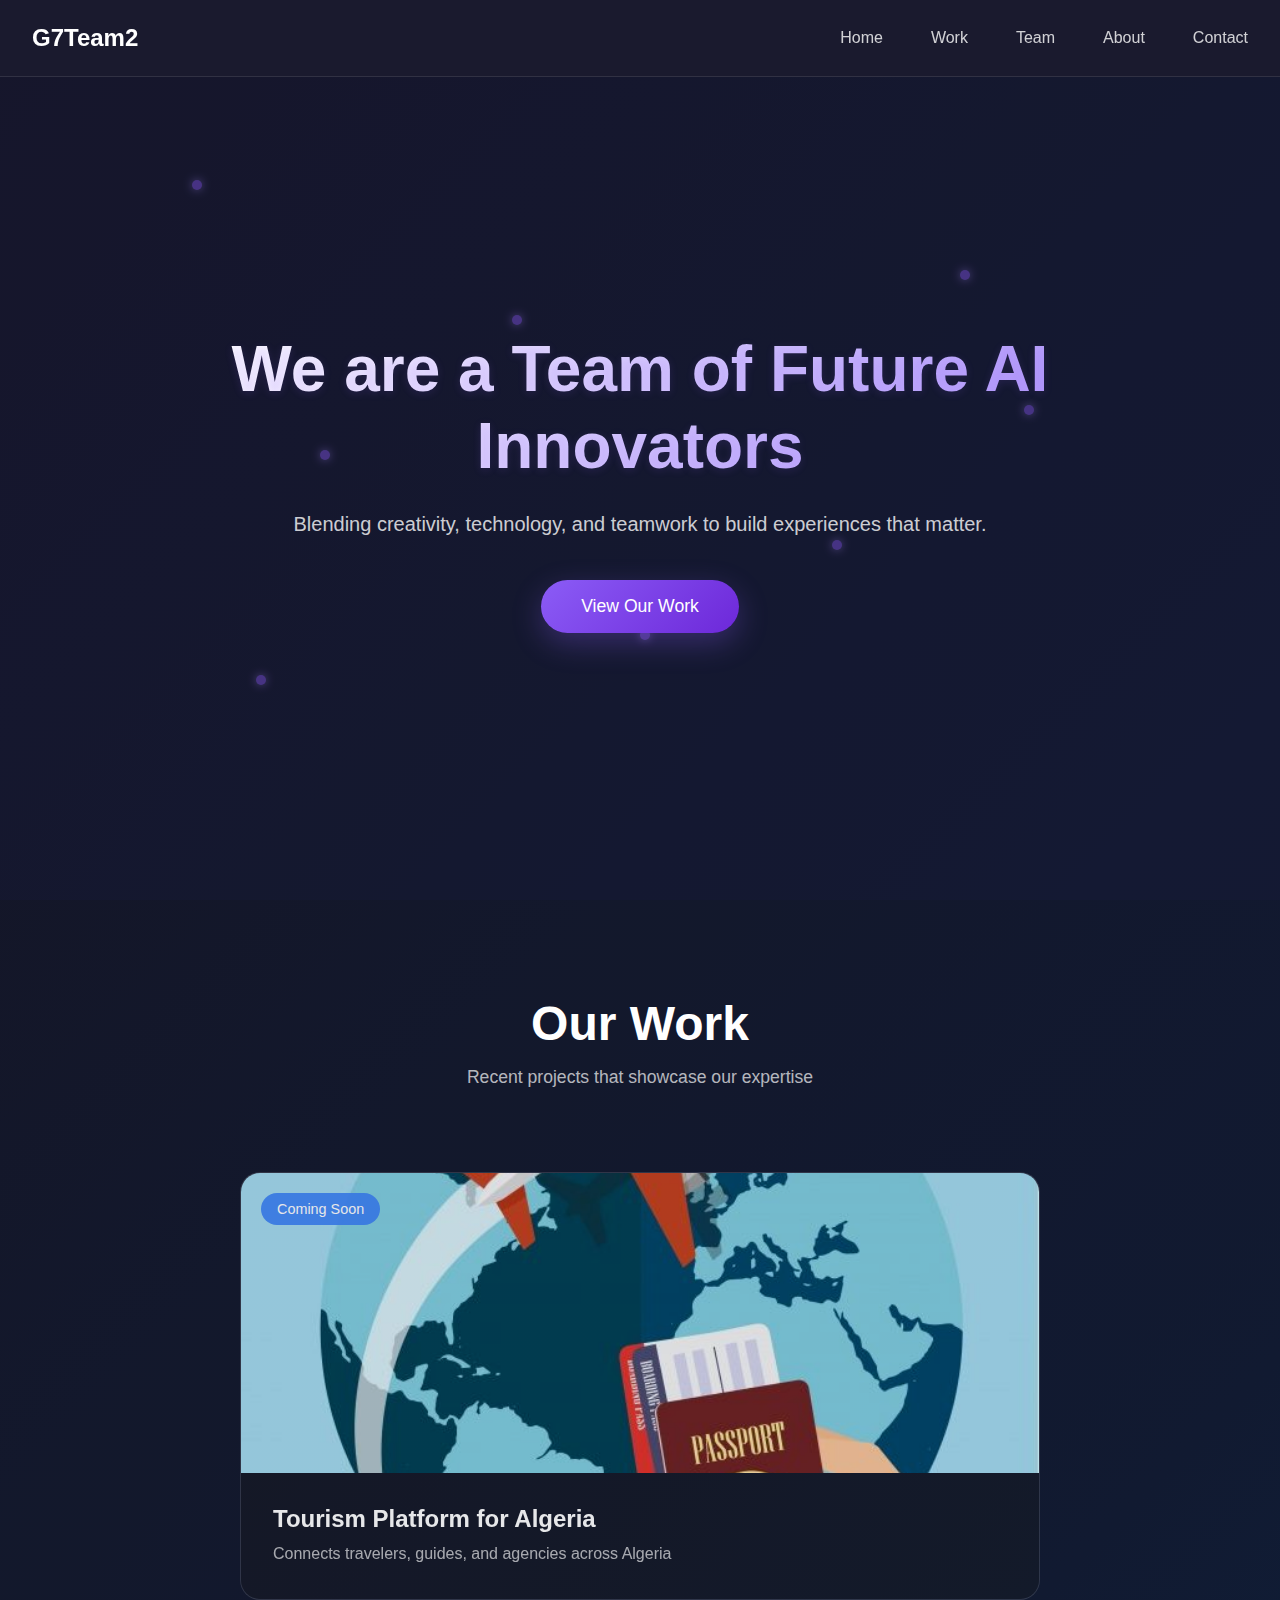
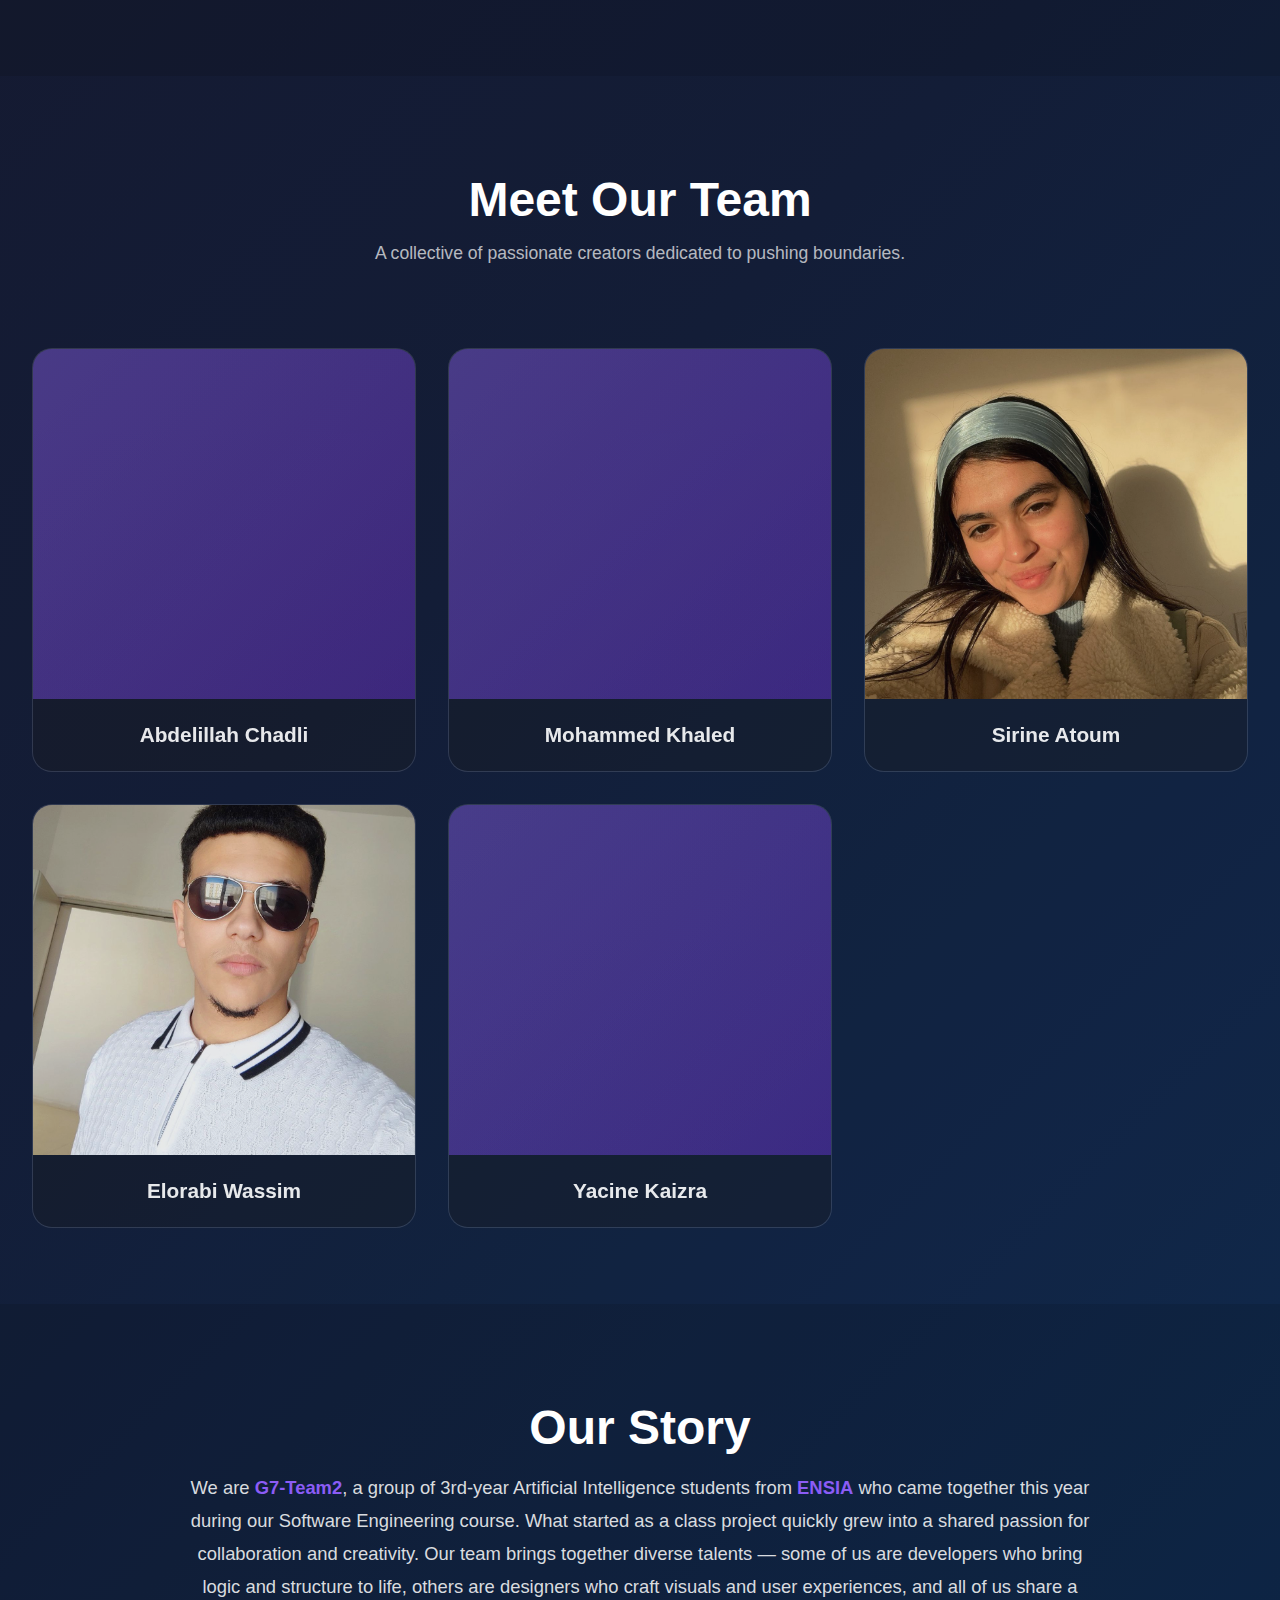
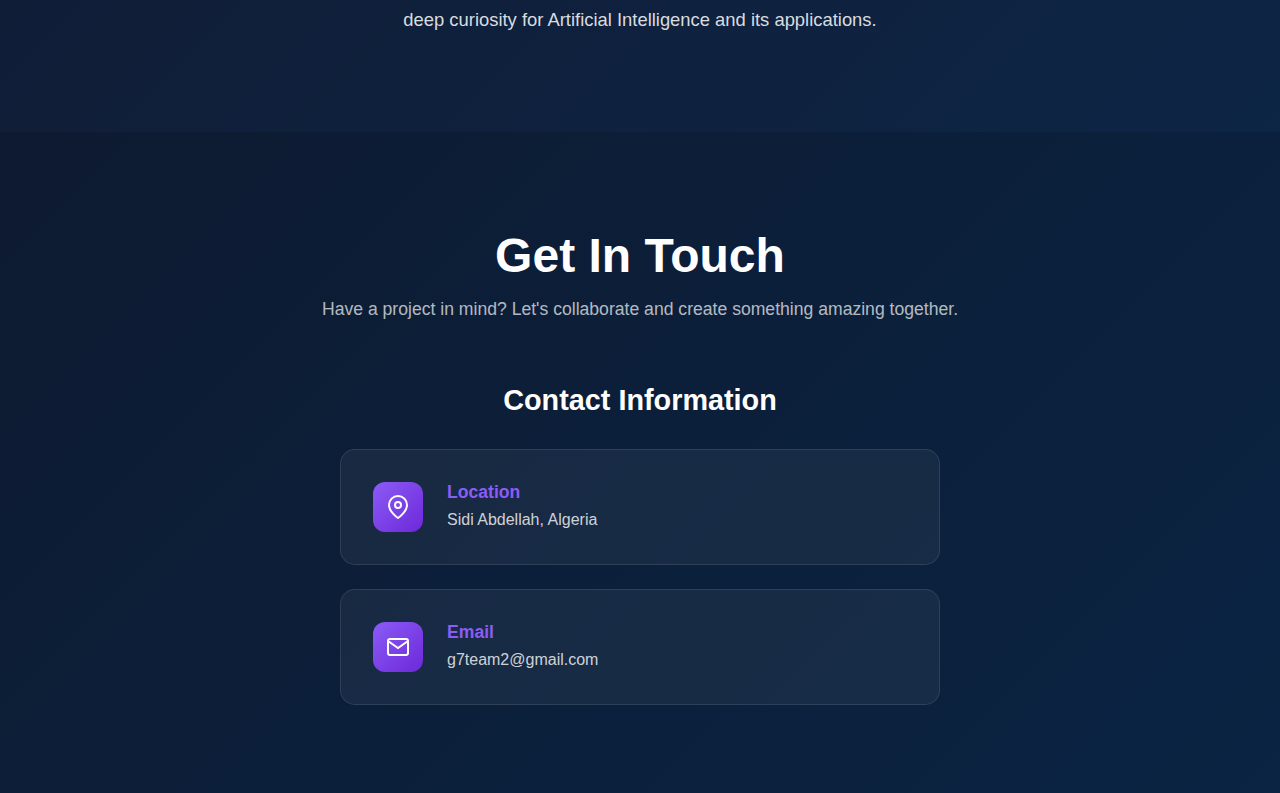
<file: index.html>
<!DOCTYPE html>
<html lang="en">
  <head>
    <meta charset="UTF-8" />
    <meta name="viewport" content="width=device-width, initial-scale=1.0" />
    <title>G7Team2 - Future AI Innovators</title>
    <link rel="stylesheet" href="assets/css/style.css" />
  </head>
  <body>
    <nav class="navbar">
      <div class="container">
        <div class="nav-brand">G7Team2</div>
        <ul class="nav-menu">
          <li><a href="#home">Home</a></li>
          <li><a href="#work">Work</a></li>
          <li><a href="#team">Team</a></li>
          <li><a href="#about">About</a></li>
          <li><a href="#contact">Contact</a></li>
        </ul>
      </div>
    </nav>

    <section id="home" class="hero">
      <div class="css-particles">
        <span class="dot"></span>
        <span class="dot"></span>
        <span class="dot"></span> 
        <span class="dot"></span>
        <span class="dot"></span>
        <span class="dot"></span>
        <span class="dot"></span>
        <span class="dot"></span>
      </div>
      <div class="hero-overlay"></div>
      <div class="hero-content">
        <h1 class="hero-title">We are a Team of Future AI Innovators</h1>
        <p class="hero-subtitle">
          Blending creativity, technology, and teamwork to build experiences
          that matter.
        </p>
        <a href="#work" class="cta-button">View Our Work</a>
      </div>
    </section>

    <section id="work" class="work-section">
      <div class="container">
        <h2 class="section-title">Our Work</h2>
        <p class="section-subtitle">
          Recent projects that showcase our expertise
        </p>
        <div class="projects-grid">
          <a href="work/tourism.html" class="project-card">
            <div class="project-image">
              <img
                src="assets/img/tourism-platform.jpeg"
                alt="Tourism Platform"
                loading="lazy"
              />
              <span class="coming-soon-badge">Coming Soon</span>
            </div>
            <div class="project-info">
              <h3 class="project-title">Tourism Platform for Algeria</h3>
              <p class="project-description">
                Connects travelers, guides, and agencies across Algeria
              </p>
            </div>
          </a>
        </div>
      </div>
    </section>

    <section id="team" class="team-section">
      <div class="container">
        <h2 class="section-title">Meet Our Team</h2>
        <p class="section-subtitle">
          A collective of passionate creators dedicated to pushing boundaries.
        </p>
        <div class="team-grid">
          <a href="members/abdelillah_chadli.html" class="team-card">
            <div class="team-image"><div class="placeholder-image"></div></div>
            <h3 class="team-name">Abdelillah Chadli</h3>
          </a>

          <a href="members/mohammed_khaled.html" class="team-card">
            <div class="team-image"><div class="placeholder-image"></div></div>
            <h3 class="team-name">Mohammed Khaled</h3>
          </a>

          <a href="members/sirine_atoum.html" class="team-card">
            <div class="team-image">
              <img
                src="assets/img/serine.jpeg"
                alt="Sirine Atoum"
                loading="lazy"
              />
            </div>
            <h3 class="team-name">Sirine Atoum</h3>
          </a>

          <a href="members/wassim_elorabi.html" class="team-card">
            <div class="team-image">
              <img
                src="assets/img/WassimImage.jpg"
                alt="Wassim Elorabi"
                loading="lazy"
              />
            </div>
            <h3 class="team-name">Elorabi Wassim</h3>
          </a>

          <a href="members/yacine_kaizra.html" class="team-card">
            <div class="team-image"><div class="placeholder-image"></div></div>
            <h3 class="team-name">Yacine Kaizra</h3>
          </a>
        </div>
      </div>
    </section>

    <section id="about" class="about-section">
      <div class="container">
        <h2 class="section-title">Our Story</h2>
        <div class="about-content">
          <p>
            We are <span class="highlight">G7-Team2</span>, a group of 3rd-year
            Artificial Intelligence students from
            <span class="highlight">ENSIA</span> who came together this year
            during our Software Engineering course. What started as a class
            project quickly grew into a shared passion for collaboration and
            creativity. Our team brings together diverse talents — some of us
            are developers who bring logic and structure to life, others are
            designers who craft visuals and user experiences, and all of us
            share a deep curiosity for Artificial Intelligence and its
            applications.
          </p>
        </div>
      </div>
    </section>

    <section id="contact" class="contact-section">
      <div class="container">
        <h2 class="section-title">Get In Touch</h2>
        <p class="section-subtitle">
          Have a project in mind? Let's collaborate and create something amazing
          together.
        </p>
        <div class="contact-grid">
          <div class="contact-info">
            <h3>Contact Information</h3>
            <div class="contact-item">
              <div class="contact-icon">
                <svg
                  width="24"
                  height="24"
                  viewBox="0 0 24 24"
                  fill="none"
                  stroke="currentColor"
                  stroke-width="2"
                >
                  <path
                    d="M21 10c0 7-9 13-9 13s-9-6-9-13a9 9 0 0 1 18 0z"
                  ></path>
                  <circle cx="12" cy="10" r="3"></circle>
                </svg>
              </div>
              <div>
                <h4>Location</h4>
                <p>Sidi Abdellah, Algeria</p>
              </div>
            </div>
            <div class="contact-item">
              <div class="contact-icon">
                <svg
                  width="24"
                  height="24"
                  viewBox="0 0 24 24"
                  fill="none"
                  stroke="currentColor"
                  stroke-width="2"
                >
                  <path
                    d="M4 4h16c1.1 0 2 .9 2 2v12c0 1.1-.9 2-2 2H4c-1.1 0-2-.9-2-2V6c0-1.1.9-2 2-2z"
                  ></path>
                  <polyline points="22,6 12,13 2,6"></polyline>
                </svg>
              </div>
              <div>
                <h4>Email</h4>
                <p>g7team2@gmail.com</p>
              </div>
            </div>
          </div>
        </div>
      </div>
    </section>

    <script>
      document.querySelectorAll('a[href^="#"]').forEach((anchor) => {
        anchor.addEventListener("click", function (e) {
          e.preventDefault();
          const target = document.querySelector(this.getAttribute("href"));
          if (target) {
            target.scrollIntoView({ behavior: "smooth", block: "start" });
          }
        });
      });
    </script>
  </body>
</html>
</file>
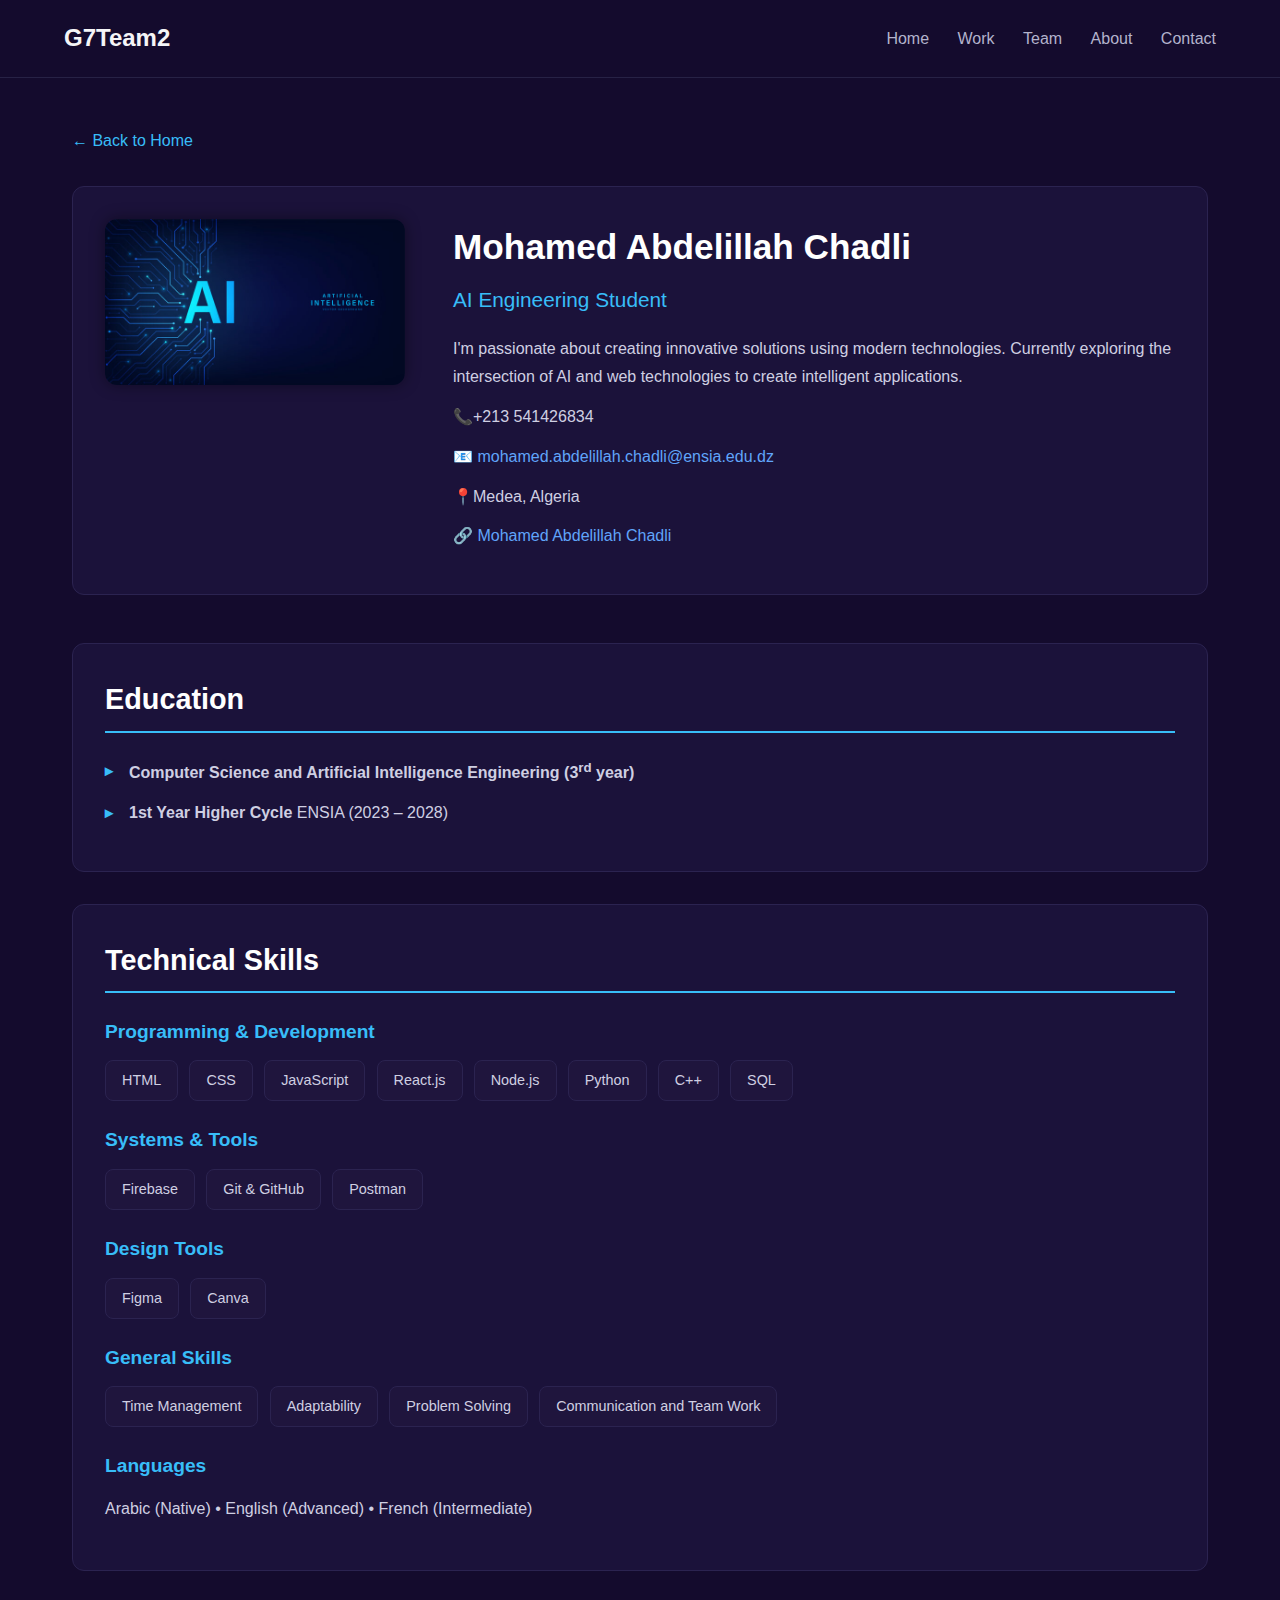
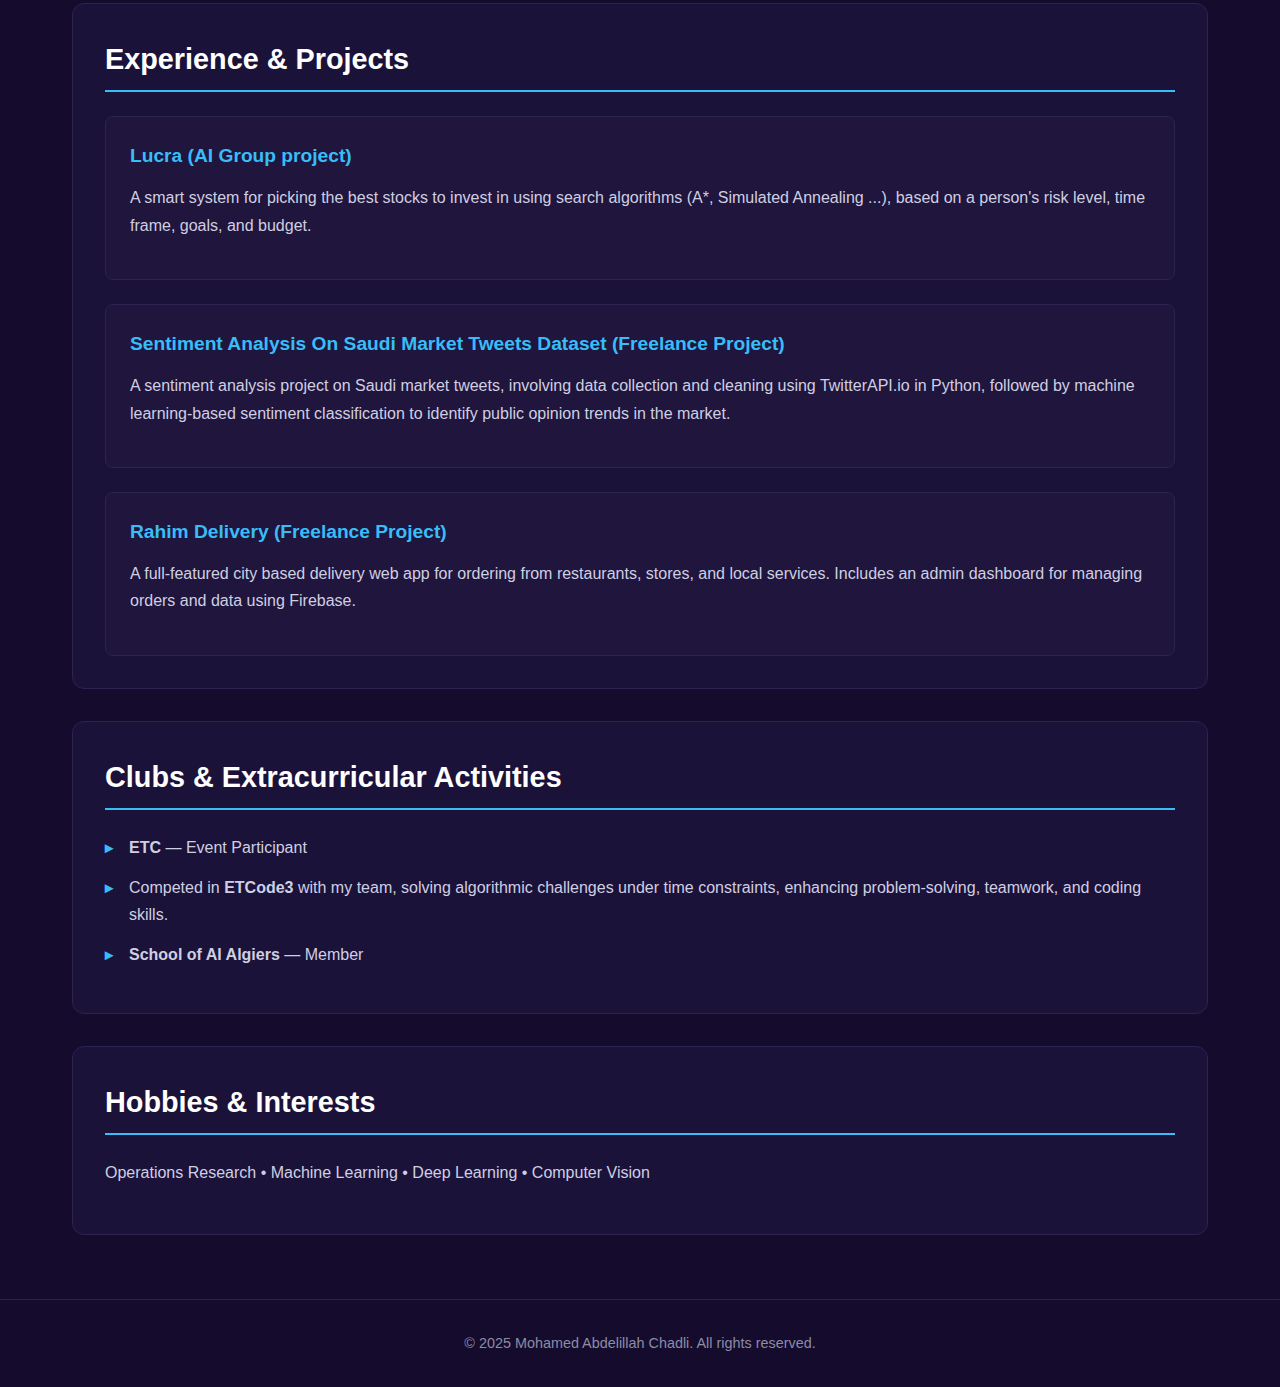
<file: members/abdelillah_chadli.html>
<!DOCTYPE html>
<html lang="en">
  <head>
    <meta charset="UTF-8" />
    <meta name="viewport" content="width=device-width, initial-scale=1.0" />
    <meta name="description" content="Portfolio of Mohamed Abdelillah Chadli, AI Engineering Student">
    <title>Mohamed Abdelillah Chadli</title>
    <link rel="stylesheet" href="../assets/css/team-member.css" />
  </head>
  <body>
    <header class="navbar">
      <h1 class="brand">G7Team2</h1>
      <nav>
        <a href="../index.html">Home</a>
        <a href="../index.html#work">Work</a>
        <a href="../index.html#team">Team</a>
        <a href="../index.html#about">About</a>
        <a href="../index.html#contact">Contact</a>
      </nav>
    </header>

    <main class="container">
      <a href="../index.html" class="back-link">← Back to Home</a>

      <section class="profile">
        <div class="profile-image">
          <img
            src="../assets/img/chadli.jpg"
            alt="Mohamed Abdelillah Chadli"
            loading="lazy"
          />
        </div>
        <div class="profile-info">
          <h2>Mohamed Abdelillah Chadli</h2>
          <h3>AI Engineering Student</h3>
          <p>
            I'm passionate about creating innovative solutions using modern technologies.
            Currently exploring the intersection of AI and web technologies to create intelligent applications.
          </p>
          <p><strong>📞</strong>+213 541426834</p>
          <p>
            <strong>📧</strong>
            <a href="mailto:mohamed.abdelillah.chadli@ensia.edu.dz"
              >mohamed.abdelillah.chadli@ensia.edu.dz</a
            >
          </p>
          <p><strong>📍</strong>Medea, Algeria</p>
          <p>
            <strong>🔗</strong>
            <a
              href="https://www.linkedin.com/in/mohamed-abdelillah-chadli-802b502a4/"
              target="_blank"
              >Mohamed Abdelillah Chadli</a
            >
          </p>
        </div>
      </section>

      <section class="box">
        <h2>Education</h2>
        <ul>
          <li>
            <strong>Computer Science and Artificial Intelligence Engineering (3<sup>rd</sup> year)</strong>
          </li>
          <li>
            <strong>1st Year Higher Cycle</strong> ENSIA
            (2023 – 2028)
          </li>
        </ul>
      </section>

      <section class="box">
        <h2>Technical Skills</h2>

        <h3>Programming & Development</h3>
        <div class="skill-list">
          <span>HTML</span>
          <span>CSS</span>
          <span>JavaScript</span>
          <span>React.js</span>
          <span>Node.js</span>
          <span>Python</span>
          <span>C++</span>
          <span>SQL</span>
        </div>

        <h3>Systems & Tools</h3>
        <div class="skill-list">
          <span>Firebase</span>
          <span>Git & GitHub</span>
          <span>Postman</span>
        </div>

        <h3>Design Tools</h3>
        <div class="skill-list">
          <span>Figma</span>
          <span>Canva</span>
        </div>

        <h3>General Skills</h3>
        <div class="skill-list">
          <span>Time Management</span>
          <span>Adaptability</span>
          <span>Problem Solving</span>
          <span>Communication and Team Work</span>
        </div>

        <h3>Languages</h3>
        <p>
          Arabic (Native) • English (Advanced) • French
          (Intermediate)
        </p>
      </section>

      <section class="box">
        <h2>Experience & Projects</h2>

        <div class="project-item">
          <h3>Lucra (AI Group project)</h3>
          <p>
            A smart system for picking the best stocks to invest in using search algorithms (A*, Simulated Annealing ...), based on a person's risk level, time frame, goals, and budget.
          </p>
        </div>

        <div class="project-item">
          <h3>Sentiment Analysis On Saudi Market Tweets Dataset (Freelance Project)</h3>
          <p>
            A sentiment analysis project on Saudi market tweets, involving data collection and cleaning using TwitterAPI.io in Python, followed by machine learning-based sentiment classification to identify public opinion trends in the market.
          </p>
        </div>

        <div class="project-item">
          <h3>Rahim Delivery (Freelance Project)</h3>
          <p>
            A full-featured city based delivery web app for ordering from restaurants, stores, and local services. Includes an admin dashboard for managing orders and data using Firebase.
          </p>
        </div>
      </section>

      <section class="box">
        <h2>Clubs & Extracurricular Activities</h2>
        <ul>
          <li>
            <strong>ETC</strong> — Event Participant
          </li>
          <li>
            Competed in <strong>ETCode3 </strong>with my team, solving algorithmic challenges under time constraints, enhancing problem-solving, teamwork, and coding skills.
          </li>
          <li><strong>School of AI Algiers</strong> — Member</li>
        </ul>
      </section>

      <section class="box">
        <h2>Hobbies & Interests</h2>
        <p>Operations Research • Machine Learning • Deep Learning • Computer Vision</p>
      </section>
    </main>

    <footer class="footer">
      <p>© 2025 Mohamed Abdelillah Chadli. All rights reserved.</p>
    </footer>
  </body>
</html>
</file>
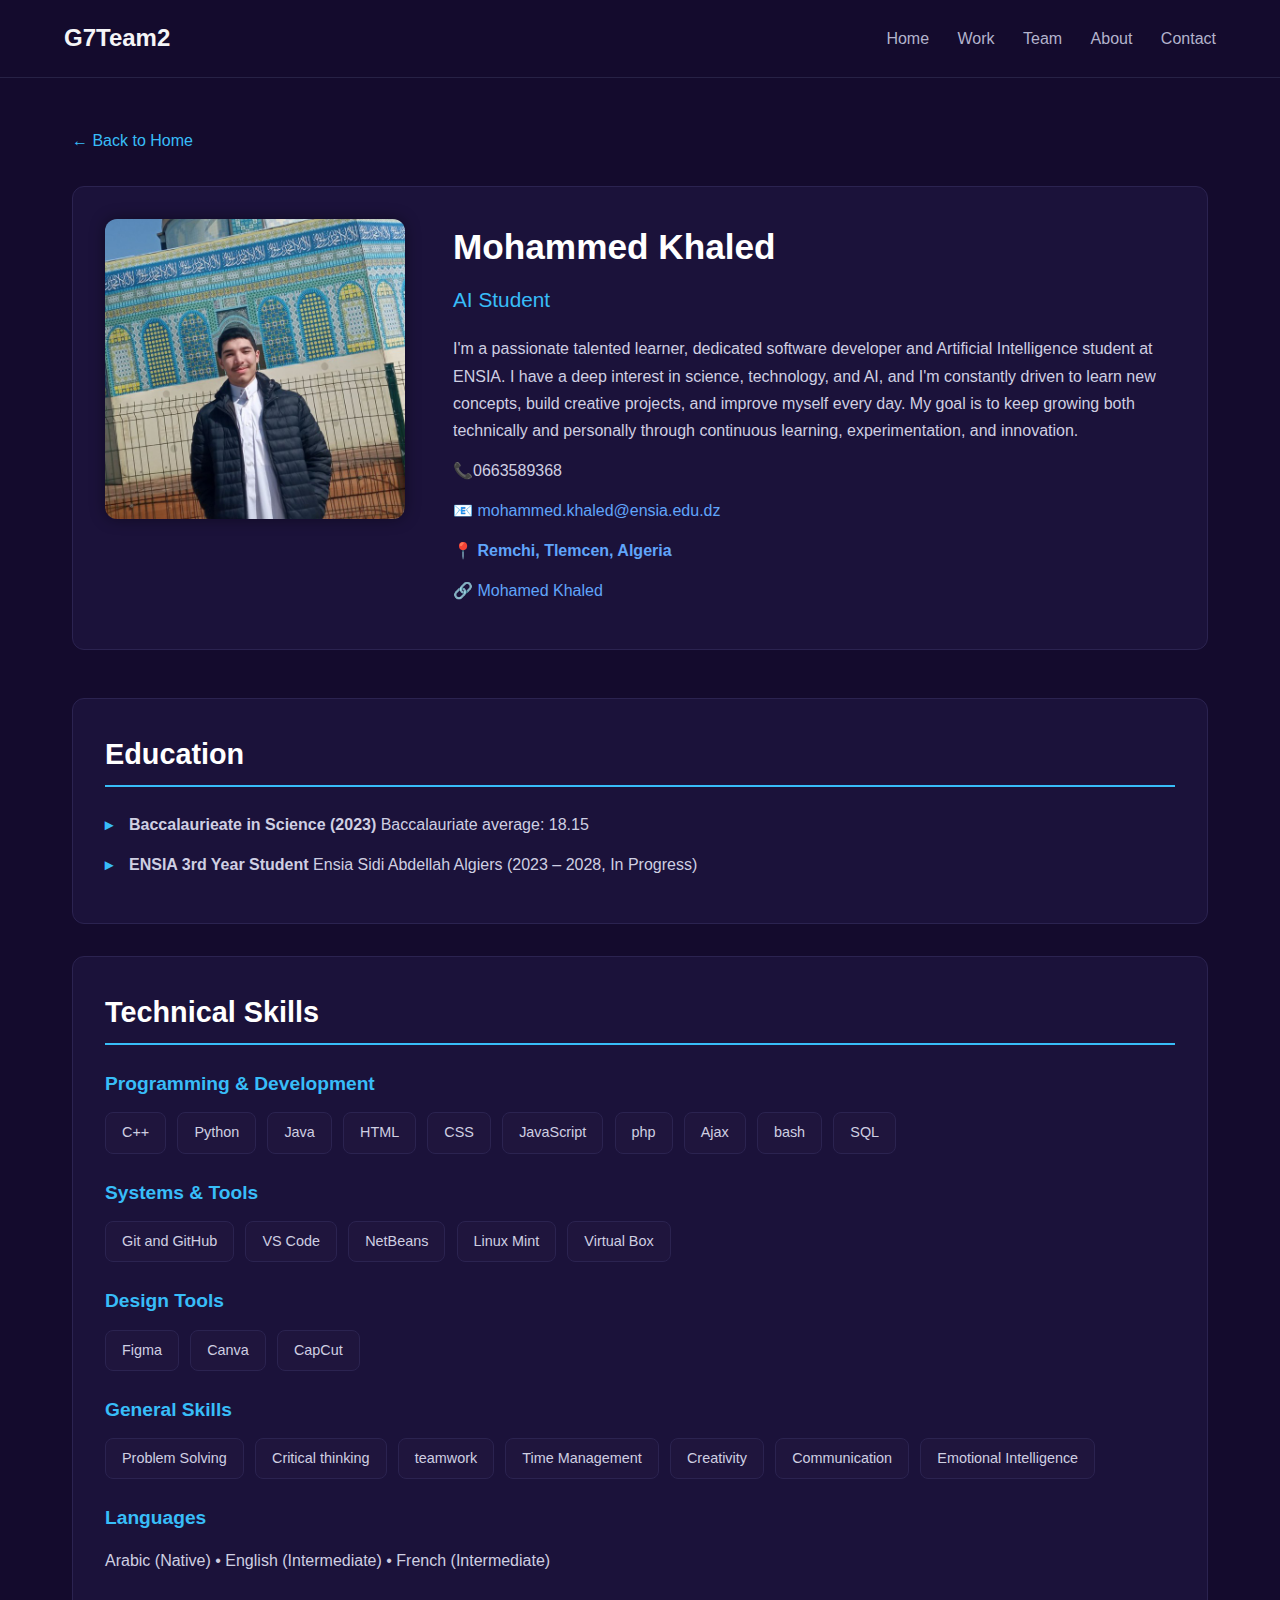
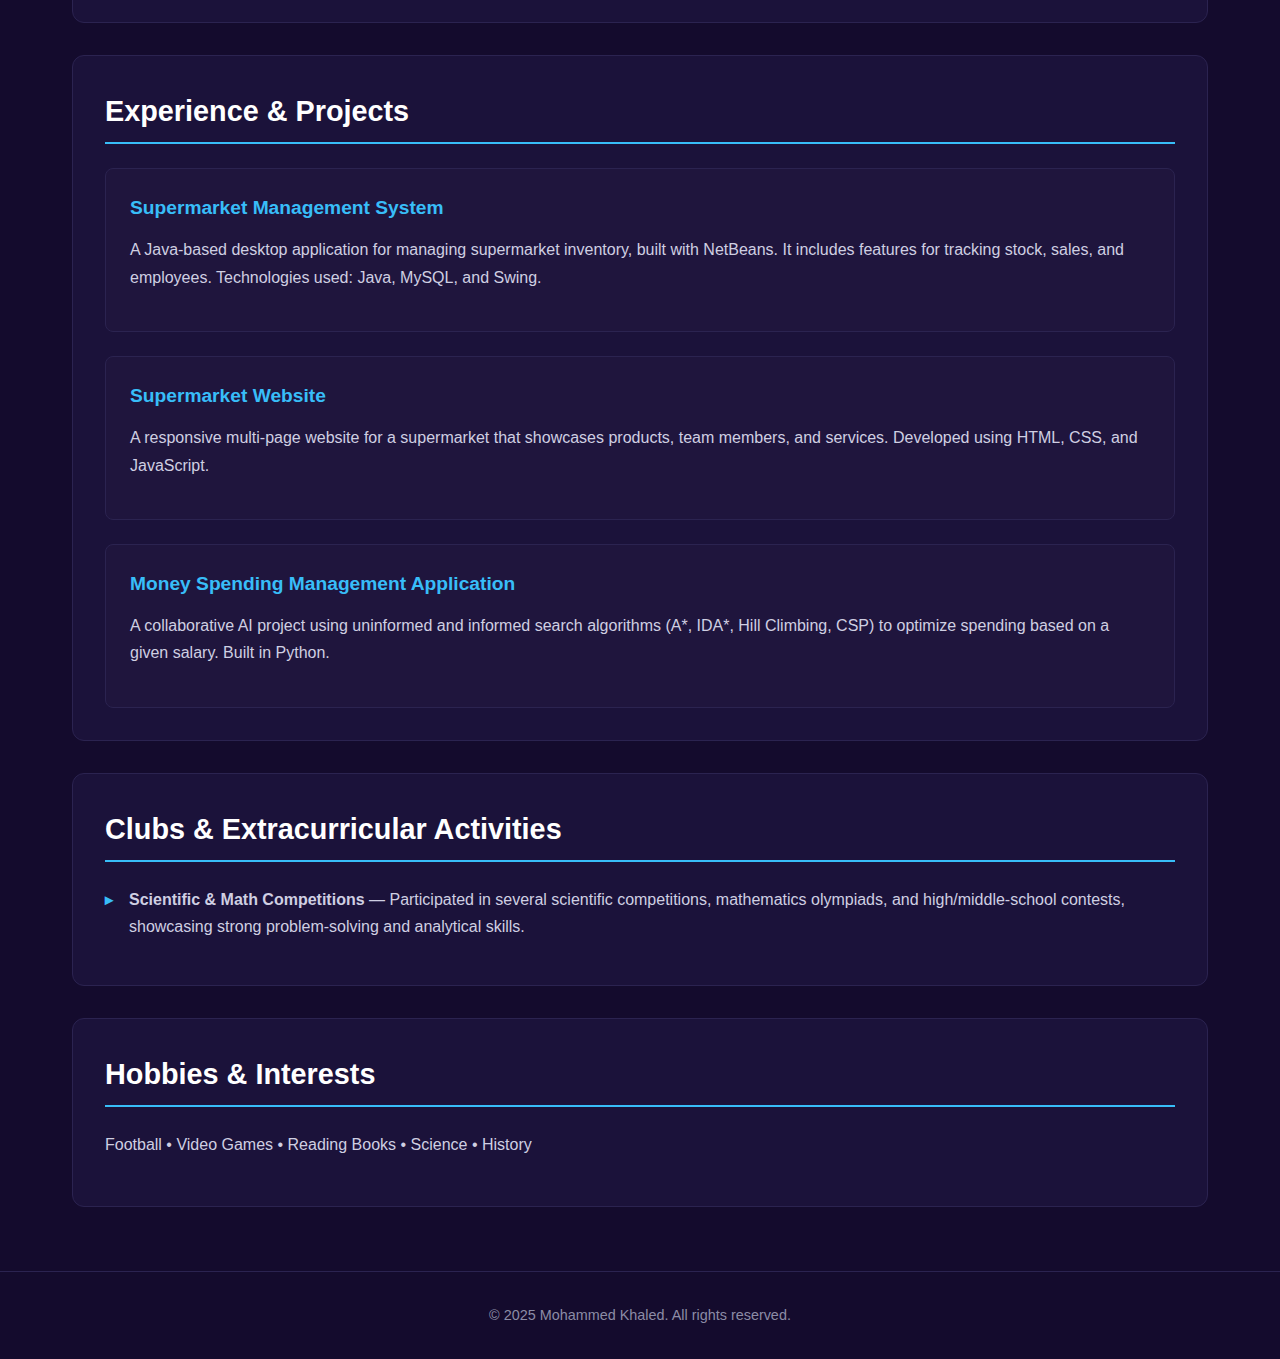
<file: members/mohammed_khaled.html>
<!DOCTYPE html>
<html lang="en">

<head>
    <meta charset="UTF-8" />
    <meta name="viewport" content="width=device-width, initial-scale=1.0" />
    <title>Mohammed Khaled - AI Student</title>
    <link rel="stylesheet" href="../assets/css/team-member.css" />
</head>

<body>
    <header class="navbar">
        <h1 class="brand">G7Team2</h1>
        <nav>
            <a href="../index.html">Home</a>
            <a href="../index.html#work">Work</a>
            <a href="../index.html#team">Team</a>
            <a href="../index.html#about">About</a>
            <a href="../index.html#contact">Contact</a>
        </nav>
    </header>

    <main class="container">
        <a href="../index.html" class="back-link">← Back to Home</a>

        <section class="profile">
            <div class="profile-image">
                <img src="../assets/img/khaled.jpg" alt="Khaled Mohamed" loading="lazy" />
            </div>
            <div class="profile-info">
                <h2>Mohammed Khaled</h2>
                <h3>AI Student</h3>
                <p>
                    I'm a passionate talented learner, dedicated software developer and Artificial Intelligence student
                    at ENSIA.
                    I have a deep interest in science, technology, and AI, and I'm constantly driven to learn new
                    concepts, build creative projects, and improve myself every day.
                    My goal is to keep growing both technically and personally through continuous learning,
                    experimentation, and innovation.

                </p>
                <p><strong>📞</strong>0663589368</p>
                <p>
                    <strong>📧</strong>
                    <a href="mailto:mohammed.khaled@ensia.edu.dz">mohammed.khaled@ensia.edu.dz</a>
                </p>
                <p><strong>📍 <a href="https://www.google.com/maps/place/Remchi,+Tlemcen,+Algeria"
                            target="_blank">Remchi, Tlemcen, Algeria</a></strong></p>
                <p>
                    <strong>🔗</strong>
                    <a href="https://www.linkedin.com/in/mohamed-khaled-43ba5238b/" target="_blank">Mohamed Khaled</a>
                </p>
            </div>
        </section>

        <section class="box">
            <h2>Education</h2>
            <ul>
                <li>
                    <strong>Baccalaurieate in Science (2023)</strong> Baccalauriate average: 18.15
                </li>
                <li>
                    <strong>ENSIA 3rd Year Student</strong> Ensia Sidi Abdellah Algiers
                    (2023 – 2028, In Progress)
                </li>
            </ul>
        </section>

        <section class="box">
            <h2>Technical Skills</h2>

            <h3>Programming & Development</h3>
            <div class="skill-list">
                <span>C++</span>
                <span>Python</span>
                <span>Java</span>
                <span>HTML</span>
                <span>CSS</span>
                <span>JavaScript</span>
                <span>php</span>
                <span>Ajax</span>
                <span>bash</span>
                <span>SQL</span>
            </div>

            <h3>Systems & Tools</h3>
            <div class="skill-list">
                <span>Git and GitHub</span>
                <span>VS Code</span>
                <span>NetBeans</span>
                <span>Linux Mint</span>
                <span>Virtual Box</span>
            </div>

            <h3>Design Tools</h3>
            <div class="skill-list">
                <span>Figma</span>
                <span>Canva</span>
                <span>CapCut</span>
            </div>

            <h3>General Skills</h3>
            <div class="skill-list">
                <span>Problem Solving</span>
                <span>Critical thinking</span>
                <span>teamwork</span>
                <span>Time Management</span>
                <span>Creativity</span>
                <span>Communication</span>
                <span>Emotional Intelligence</span>
            </div>

            <h3>Languages</h3>
            <p>
                Arabic (Native) • English (Intermediate) • French (Intermediate)
            </p>
        </section>

        <section class="box">
            <h2>Experience & Projects</h2>

            <div class="project-item">
                <h3>Supermarket Management System</h3>
                <p>
                    A Java-based desktop application for managing supermarket inventory,
                    built with NetBeans. It includes features for tracking stock, sales,
                    and employees. Technologies used: Java, MySQL, and Swing.
                </p>
            </div>

            <div class="project-item">
                <h3>Supermarket Website</h3>
                <p>
                    A responsive multi-page website for a supermarket that showcases
                    products, team members, and services. Developed using HTML, CSS, and
                    JavaScript.
                </p>
            </div>

            <div class="project-item">
                <h3>Money Spending Management Application</h3>
                <p>
                    A collaborative AI project using uninformed and informed search
                    algorithms (A*, IDA*, Hill Climbing, CSP) to optimize spending based
                    on a given salary. Built in Python.
                </p>
            </div>
        </section>

        <section class="box">
            <h2>Clubs & Extracurricular Activities</h2>
            <ul>
                <li><strong>Scientific & Math Competitions</strong> — Participated in several scientific competitions,
                    mathematics olympiads, and high/middle-school contests, showcasing strong
                    problem-solving and analytical skills.</li>
            </ul>
        </section>

        <section class="box">
            <h2>Hobbies & Interests</h2>
            <p> Football • Video Games • Reading Books • Science • History </p>
        </section>
    </main>

    <footer class="footer">
        <p>© 2025 Mohammed Khaled. All rights reserved.</p>
    </footer>
</body>

</html>
</file>
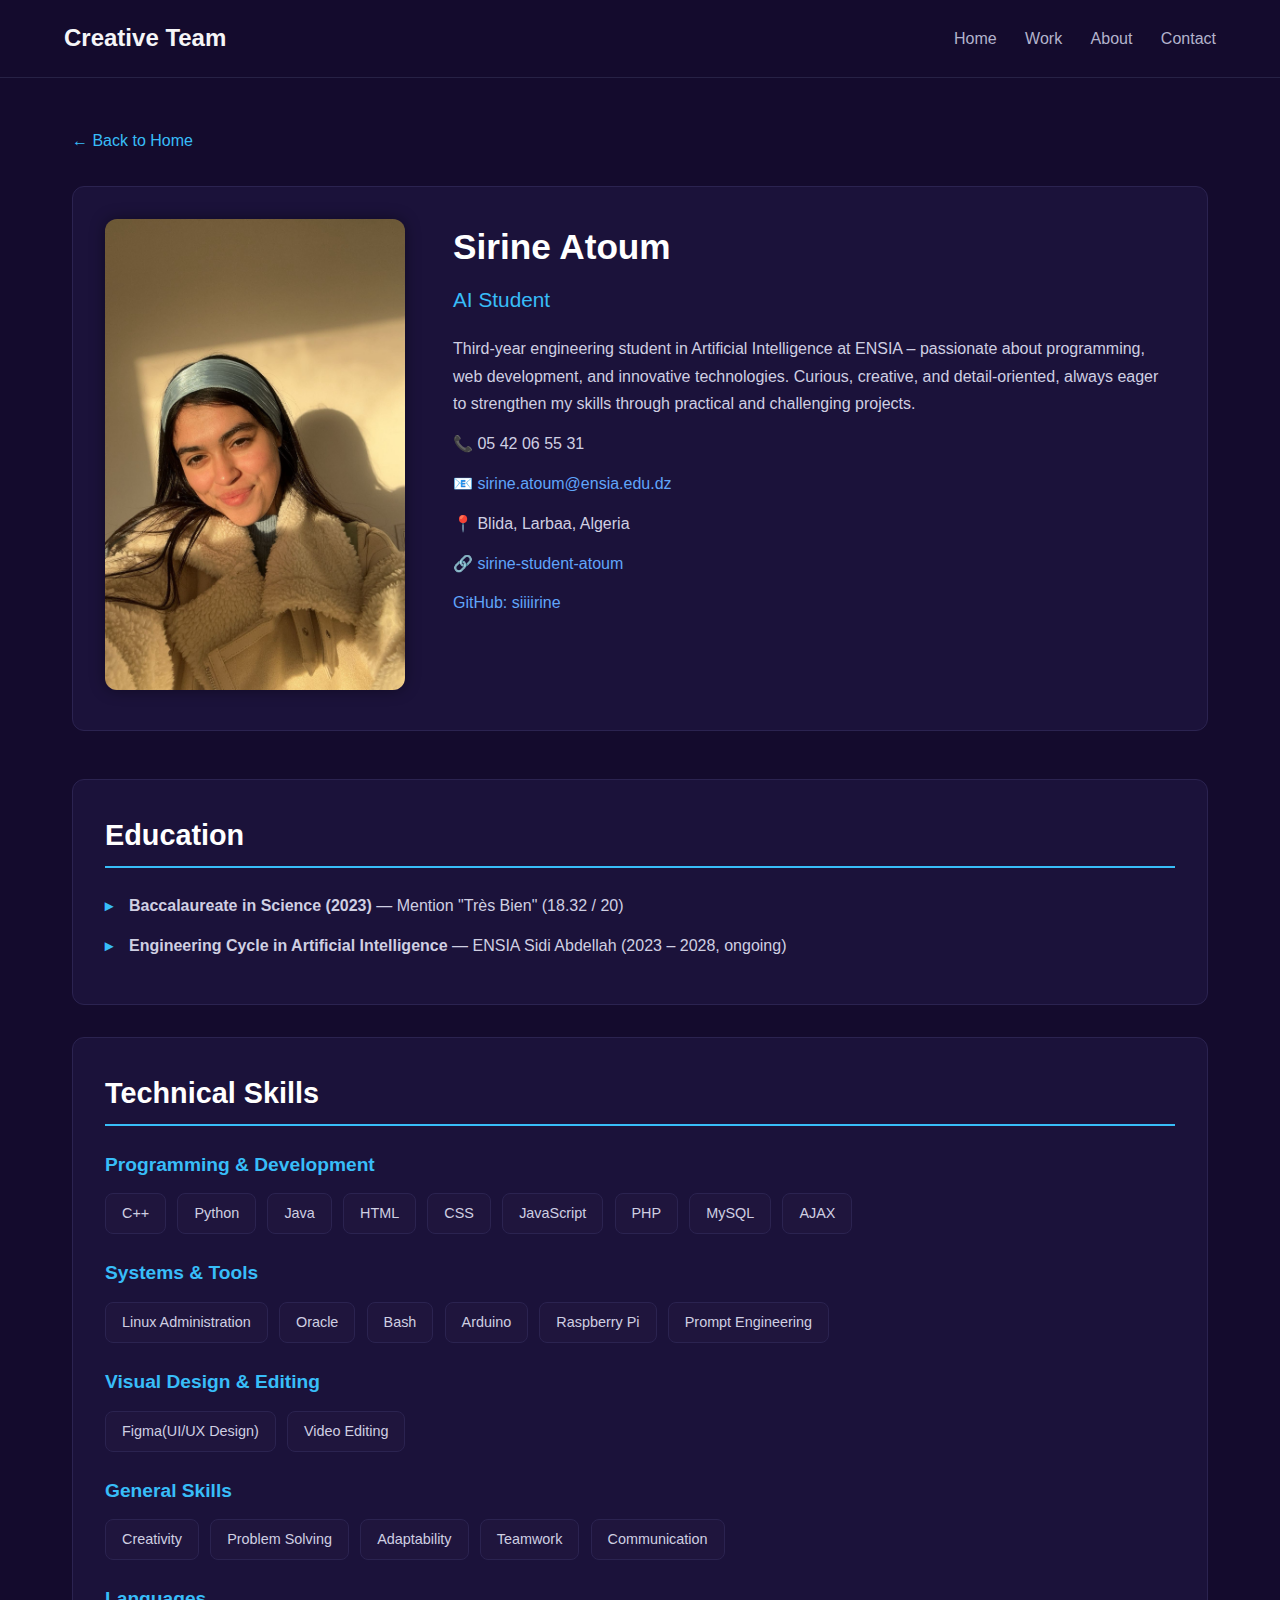
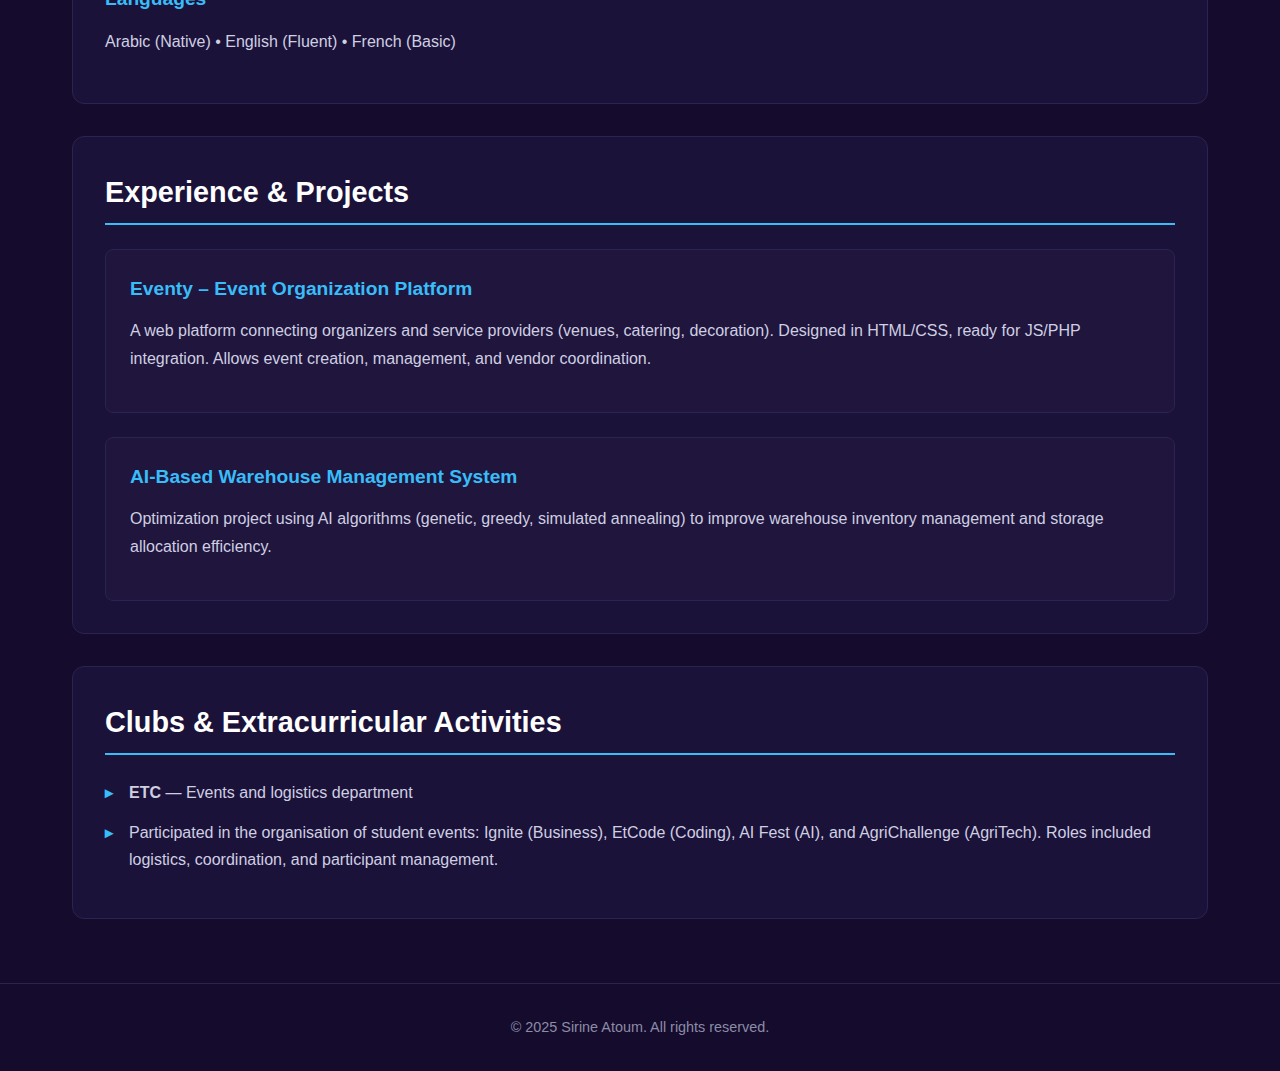
<file: members/sirine_atoum.html>
<!DOCTYPE html>
<html lang="en">
  <head>
    <meta charset="UTF-8" />
    <meta name="viewport" content="width=device-width, initial-scale=1.0" />
    <title>Sirine Atoum - AI Student</title>
    <link rel="stylesheet" href="../assets/css/team-member.css" />
  </head>
  <body>
    <header class="navbar">
      <h1 class="brand">Creative Team</h1>
      <nav>
        <a href="/">Home</a>
        <a href="/#work">Work</a>
        <a href="/#about">About</a>
        <a href="/#contact">Contact</a>
      </nav>
    </header>

    <main class="container">
      <a href="/" class="back-link">← Back to Home</a>

      <section class="profile">
        <div class="profile-image">
          <img
            src="../assets/img/serine.jpeg"
            alt="Sirine Atoum"
            loading="lazy"
          />
        </div>
        <div class="profile-info">
          <h2>Sirine Atoum</h2>
          <h3>AI Student</h3>
          <p>
            Third-year engineering student in Artificial Intelligence at ENSIA
            – passionate about programming, web development, and innovative
            technologies. Curious, creative, and detail-oriented, always eager
            to strengthen my skills through practical and challenging projects.
          </p>
          <p><strong>📞</strong> 05 42 06 55 31</p>
          <p>
            <strong>📧</strong>
            <a href="mailto:sirine.atoum@ensia.edu.dz"
              >sirine.atoum@ensia.edu.dz</a
            >
          </p>
          <p><strong>📍</strong> Blida, Larbaa, Algeria</p>

          <p>
            <strong>🔗</strong>
            <a
              href="https://www.linkedin.com/in/sirine-student-atoum"
              target="_blank"
              >sirine-student-atoum</a
            >
          </p>

          <a href="https://github.com/siiiirine" target="_blank" class="link">
            GitHub: siiiirine
          </a>
        </div>
      </section>

      <section class="box">
        <h2>Education</h2>
        <ul>
          <li>
            <strong>Baccalaureate in Science (2023)</strong> — Mention "Très
            Bien" (18.32 / 20)
          </li>
          <li>
            <strong>Engineering Cycle in Artificial Intelligence</strong> —
            ENSIA Sidi Abdellah (2023 – 2028, ongoing)
          </li>
        </ul>
      </section>

      <section class="box">
        <h2>Technical Skills</h2>

        <h3>Programming & Development</h3>
        <div class="skill-list">
          <span>C++</span>
          <span>Python</span>
          <span>Java</span>
          <span>HTML</span>
          <span>CSS</span>
          <span>JavaScript</span>
          <span>PHP</span>
          <span>MySQL</span>
          <span>AJAX</span>
        </div>

        <h3>Systems & Tools</h3>
        <div class="skill-list">
          <span>Linux Administration</span>
          <span>Oracle</span>
          <span>Bash</span>
          <span>Arduino</span>
          <span>Raspberry Pi</span>
          <span>Prompt Engineering</span>
        </div>

        <h3>Visual Design & Editing</h3>
        <div class="skill-list">
          <span>Figma(UI/UX Design)</span>
          <span>Video Editing</span>
        </div>

        <h3>General Skills</h3>
        <div class="skill-list">
          <span>Creativity</span>
          <span>Problem Solving</span>
          <span>Adaptability</span>
          <span>Teamwork</span>
          <span>Communication</span>
        </div>

        <h3>Languages</h3>
        <p>Arabic (Native) • English (Fluent) • French (Basic)</p>
      </section>

      <section class="box">
        <h2>Experience & Projects</h2>

        <div class="project-item">
          <h3>Eventy – Event Organization Platform</h3>
          <p>
            A web platform connecting organizers and service providers (venues,
            catering, decoration). Designed in HTML/CSS, ready for JS/PHP
            integration. Allows event creation, management, and vendor
            coordination.
          </p>
        </div>

        <div class="project-item">
          <h3>AI-Based Warehouse Management System</h3>
          <p>
            Optimization project using AI algorithms (genetic, greedy, simulated
            annealing) to improve warehouse inventory management and storage
            allocation efficiency.
          </p>
        </div>
      </section>

      <section class="box">
        <h2>Clubs & Extracurricular Activities</h2>
        <ul>
          <li><strong>ETC</strong> — Events and logistics department</li>
          <li>
            Participated in the organisation of student events: Ignite
            (Business), EtCode (Coding), AI Fest (AI), and AgriChallenge
            (AgriTech). Roles included logistics, coordination, and participant
            management.
          </li>
        </ul>
      </section>
    </main>

    <footer class="footer">
      <p>© 2025 Sirine Atoum. All rights reserved.</p>
    </footer>
  </body>
</html>
</file>
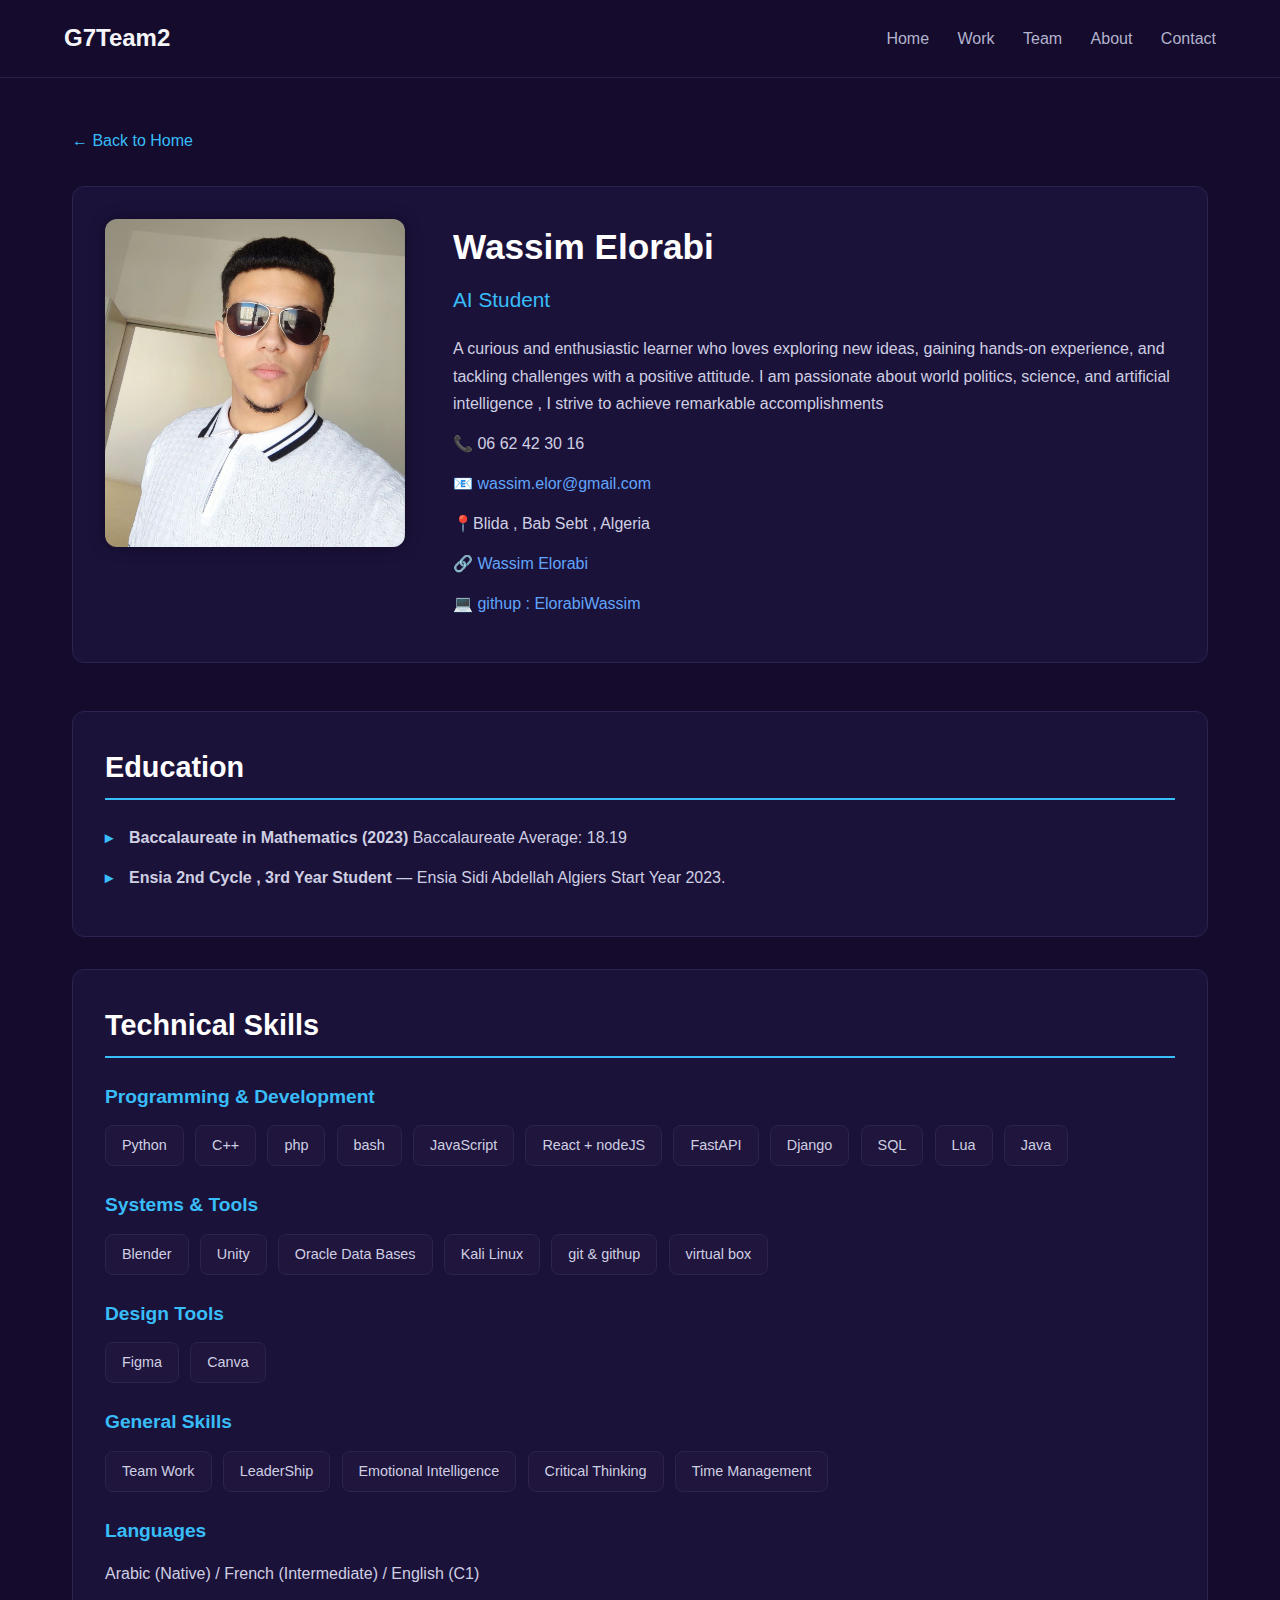
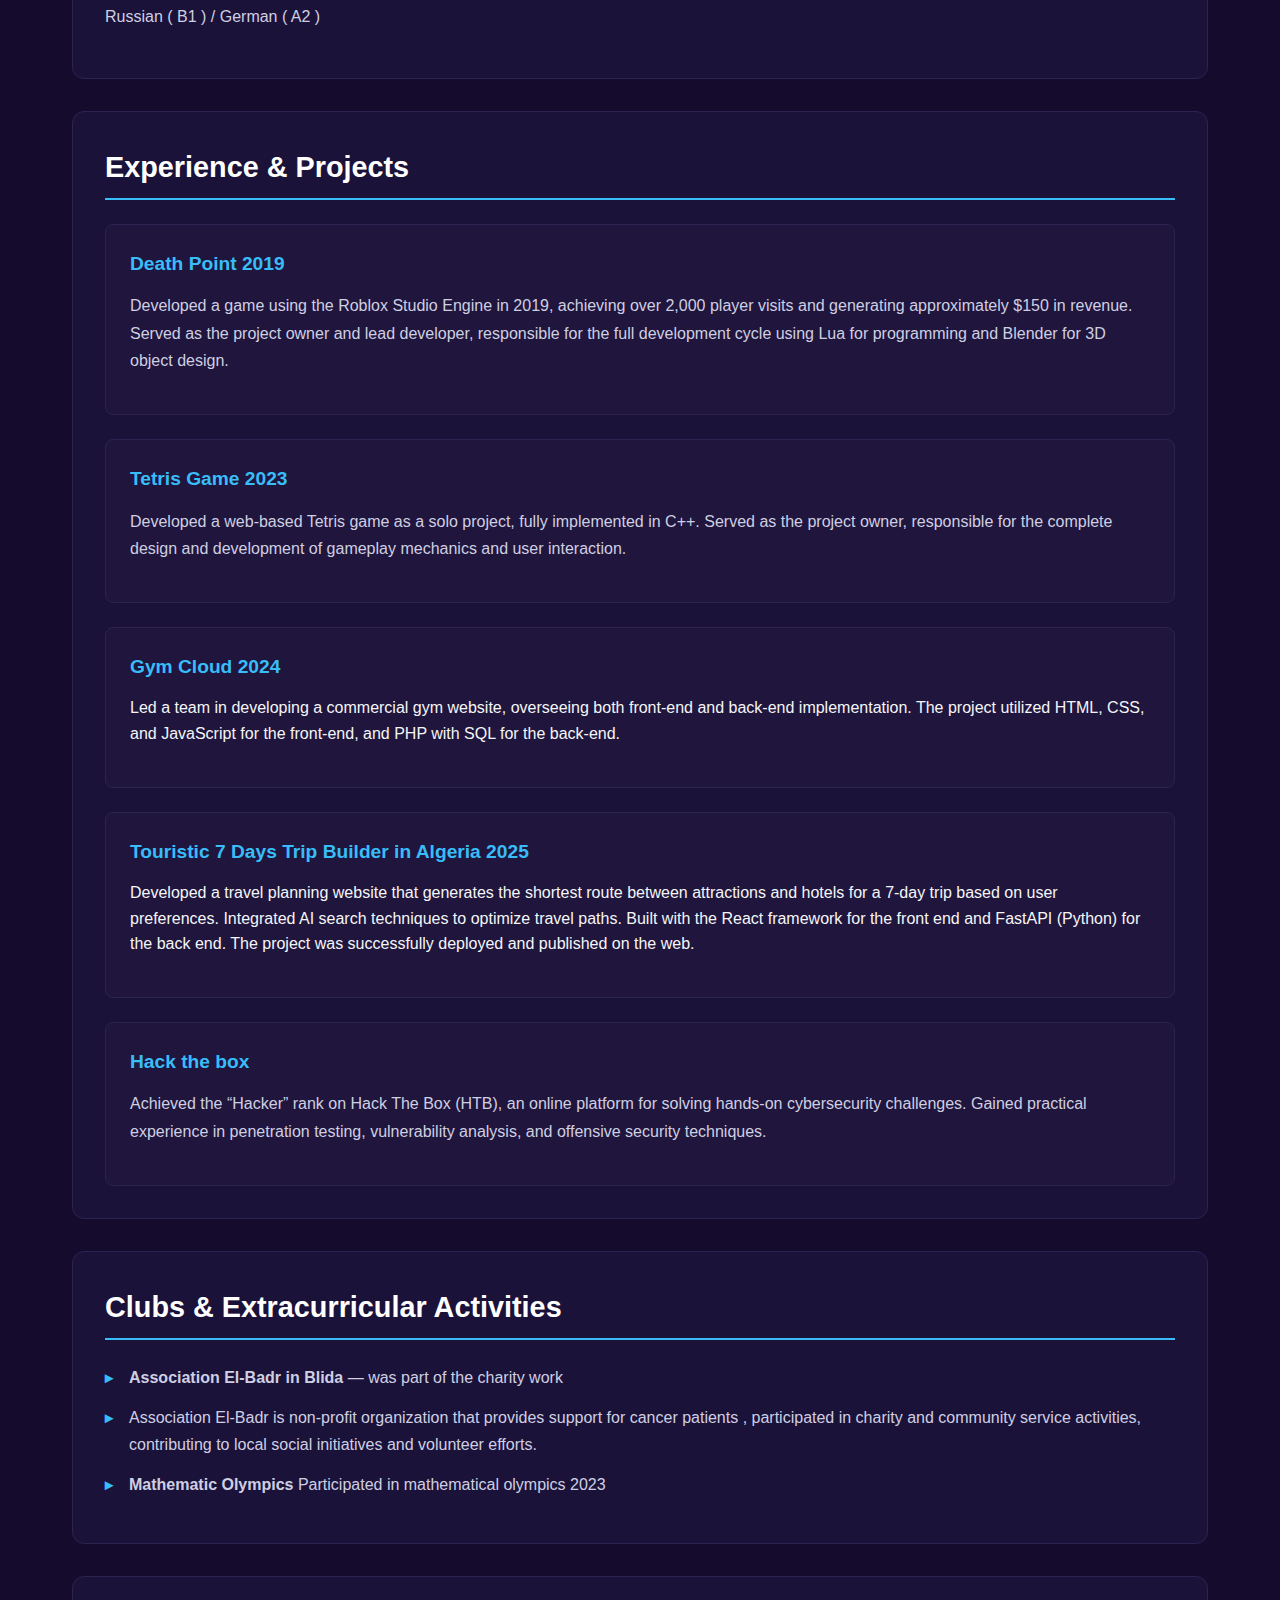
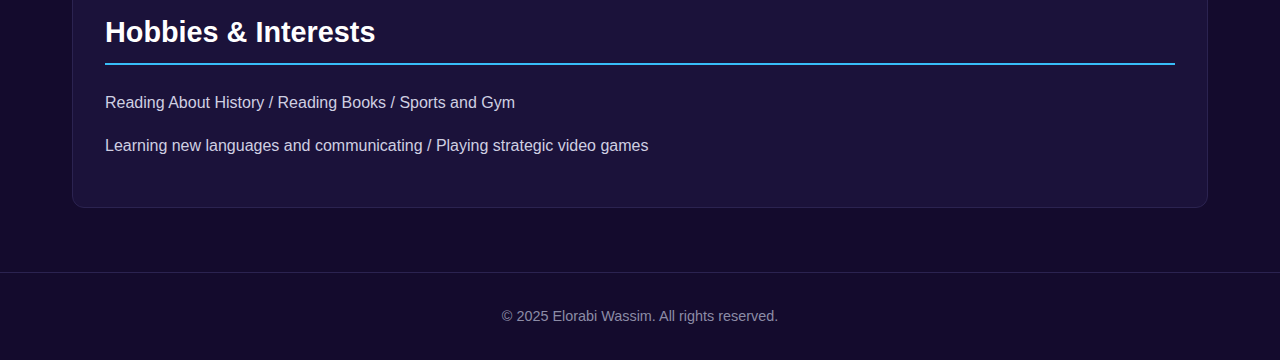
<file: members/wassim_elorabi.html>
<!DOCTYPE html>
<html lang="en">
  <head>
    <meta charset="UTF-8" />
    <meta name="viewport" content="width=device-width, initial-scale=1.0" />
    <title>Wassim Elorabi - AI Student</title>
    <link rel="stylesheet" href="../assets/css/team-member.css" />

  </head>
  <body>
    <header class="navbar">
      <h1 class="brand">G7Team2</h1>
      <nav>
        <a href="../index.html">Home</a>
        <a href="../index.html#work">Work</a>
        <a href="../index.html#team">Team</a>
        <a href="../index.html#about">About</a>
        <a href="../index.html#contact">Contact</a>
      </nav>
    </header>

    <main class="container">
      <a href="../index.html" class="back-link">← Back to Home</a>

      <section class="profile">
        <div class="profile-image">
          <img
            src="../assets/img/WassimImage.jpg"
            alt="Elorabi Wassim Photo"
            loading="lazy"
          />
        </div>
        <div class="profile-info">
          <h2>Wassim Elorabi</h2>
          <h3>AI Student </h3>
          <p>
        A curious and enthusiastic learner who loves exploring new ideas, gaining hands-on experience, and tackling challenges with a positive attitude.
          I am passionate about world politics, science, and artificial intelligence , I strive to achieve remarkable accomplishments           </p>
          <p><strong>📞</strong> 06 62 42 30 16</p>
          <p>
            <strong>📧</strong>
            <a href="mailto:[wassim.elor@gmail.com]"
              >wassim.elor@gmail.com</a
            >
          </p>
          <p><strong>📍</strong>Blida , Bab Sebt , Algeria</p>
          <p>
            <strong>🔗</strong>
            <a
              href="https://www.linkedin.com/in/wassim-elorabi-8a036a371/?originalSubdomain=dz"
              target="_blank"
              >Wassim Elorabi</a
            >
            <p>

            <strong>💻</strong>
            <a
              href="https://github.com/ElorabiWassim"
              target="_blank"
              >githup : ElorabiWassim </a
            >
            </p>
          </p>
        </div>
      </section>

      <section class="box">
        <h2>Education</h2>
        <ul>
          <li>
            <strong>Baccalaureate in Mathematics (2023)</strong> Baccalaureate Average: 18.19
          </li>
          <li>
            <strong>Ensia 2nd Cycle , 3rd Year Student </strong> — Ensia Sidi Abdellah Algiers
            Start Year 2023.
          </li>
        </ul>
      </section>

      <section class="box">
        <h2>Technical Skills</h2>

        <h3>Programming & Development</h3>
        <div class="skill-list">
          <span>Python</span>
          <span>C++</span>
          <span>php</span>
          <span>bash</span>
          <span>JavaScript</span>
          <span>React + nodeJS</span>
          <span>FastAPI </span>
          <span>Django </span>
          <span>SQL</span>
          <span>Lua</span>
          <span>Java</span>

        </div>

        <h3>Systems & Tools</h3>
        <div class="skill-list">
          <span>Blender</span>
          <span>Unity</span>
          <span>Oracle Data Bases</span>
          <span>Kali Linux</span>
          <span>git & githup</span>
          <span>virtual box</span>
        </div>

        <h3>Design Tools</h3>
        <div class="skill-list">
          <span>Figma</span>
          <span>Canva</span>
        </div>

        <h3>General Skills</h3>
        <div class="skill-list">
          <span>Team Work</span>
          <span>LeaderShip</span>
          <span>Emotional Intelligence</span>
          <span>Critical Thinking</span>
          <span>Time Management</span>
        </div>

        <h3>Languages</h3>
        <p>
          Arabic (Native) / French (Intermediate) /  English (C1) 
        </p>
        <p>
         Russian ( B1 ) / German ( A2 )
        </p>
      </section>

      <section class="box">
        <h2>Experience & Projects</h2>

        

        <div class="project-item">
          <h3>Death Point 2019</h3>
          <p>
            Developed a game using the Roblox Studio Engine in 2019, achieving over 2,000 player visits and generating approximately $150 in revenue.
Served as the project owner and lead developer, responsible for the full development cycle using Lua for programming and Blender for 3D object design.
    
          </p>
        </div>

        <div class="project-item">
          <h3>Tetris Game 2023</h3>
          <p>
          Developed a web-based Tetris game as a solo project, fully implemented in C++. Served as the project owner, responsible for the complete design and development of gameplay mechanics and user interaction.
          </p>
        </div>

         <div class="project-item">
          <h3>Gym Cloud 2024</h3>
Led a team in developing a commercial gym website, overseeing both front-end and back-end implementation. The project utilized HTML, CSS, and JavaScript for the front-end, and PHP with SQL for the back-end.          <p>
            
          </p>
        </div>
        <div class="project-item">
          <h3>Touristic 7 Days Trip Builder in Algeria 2025</h3>
         Developed a travel planning website that generates the shortest route between attractions and hotels for a 7-day trip based on user preferences. Integrated AI search techniques to optimize travel paths. Built with the React framework for the front end and FastAPI (Python) for the back end. The project was successfully deployed and published on the web.
          <p>
            
          </p>
        </div>

        <div class="project-item">
          <h3>Hack the box</h3>
          <p>
Achieved the “Hacker” rank on Hack The Box (HTB), an online platform for solving hands-on cybersecurity challenges. Gained practical experience in penetration testing, vulnerability analysis, and offensive security techniques.            
          </p>
        </div>
      </section>


      <section class="box">
        <h2>Clubs & Extracurricular Activities</h2>
        <ul>
          <li>
            <strong>Association El-Badr in Blida</strong> — was part of the charity work
          </li>
          <li>
          Association El-Badr is non-profit organization that provides support for cancer patients , participated in charity and community service activities, contributing to local social initiatives and volunteer efforts.
          </li>
          <li><strong>Mathematic Olympics</strong> Participated in mathematical olympics 2023</li>
        </ul>
      </section>

      <section class="box">
        <h2>Hobbies & Interests</h2>
        <p>Reading About History / Reading Books / Sports and Gym  </p>
        <p>Learning new languages and communicating / Playing strategic video games </p>
      </section>
    </main>

    <footer class="footer">
      <p>© 2025 Elorabi Wassim. All rights reserved.</p>
    </footer>
  </body>
</html>
</file>
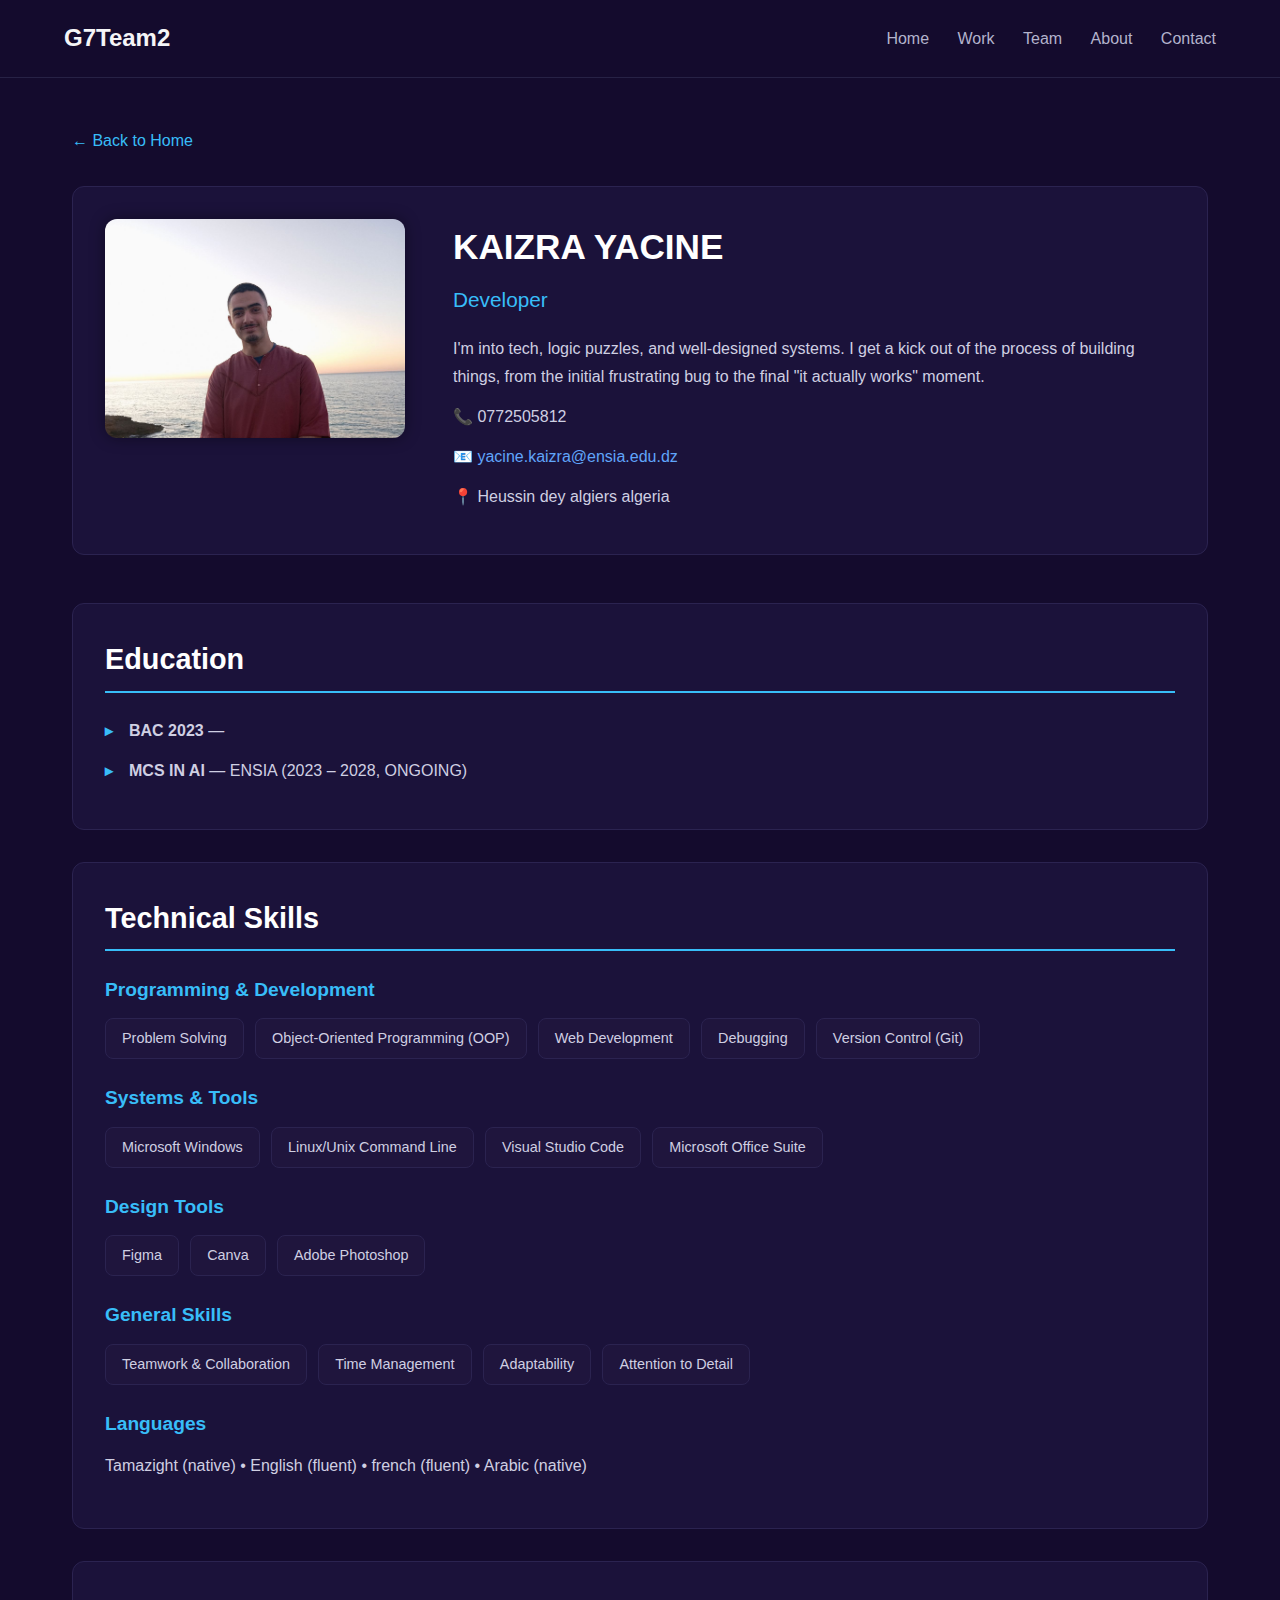
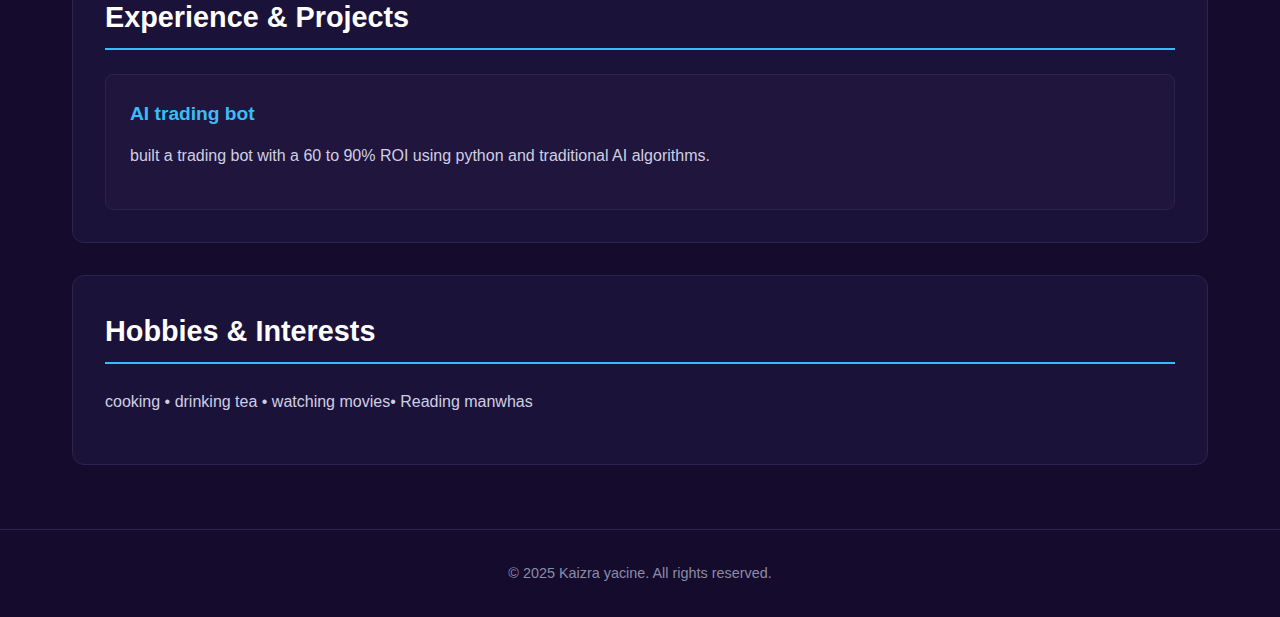
<file: members/yacine_kaizra.html>
<!DOCTYPE html>
<html lang="en">
  <head>
    <meta charset="UTF-8" />
    <meta name="viewport" content="width=device-width, initial-scale=1.0" />
    <title> KAIZRA YACINE-  Developer </title>
    <link rel="stylesheet" href="../assets/css/team-member.css" />
  </head>
  <body>
    <header class="navbar">
      <h1 class="brand">G7Team2</h1>
      <nav>
        <a href="../index.html">Home</a>
        <a href="../index.html#work">Work</a>
        <a href="../index.html#team">Team</a>
        <a href="../index.html#about">About</a>
        <a href="../index.html#contact">Contact</a>
      </nav>
    </header>

    <main class="container">
      <a href="../index.html" class="back-link">← Back to Home</a>

      <section class="profile">
        <div class="profile-image">
          <img
            src="../assets/img/yacinekaizraa.jpg"
            alt="kaizra yacine"
            loading="lazy"
          />
        </div>
        <div class="profile-info">
          <h2> KAIZRA YACINE </h2>
          <h3> Developer </h3>
          <p>
      I'm into tech, logic puzzles, and well-designed systems. I get a kick out of the process of building things, from the initial frustrating bug to the final "it actually works" moment. 
          </p>
          <p><strong>📞</strong> 0772505812 </p>
          <p>
            <strong>📧</strong>
            <a href="mailto:[yacine.kaizra@ensia.edu.dz]"
              >yacine.kaizra@ensia.edu.dz</a
            >
          </p>
          <p><strong>📍</strong> Heussin dey algiers algeria </p>
          
        </div>
      </section>

      <section class="box">
        <h2>Education</h2>
        <ul>
          <li>
            <strong>BAC 2023 </strong> — 
          </li>
          <li>
            <strong>MCS IN AI </strong> — ENSIA
            (2023 – 2028, ONGOING)
          </li>
        </ul>
      </section>
<section class="box">
    <h2>Technical Skills</h2>

    <h3>Programming & Development</h3>
    <div class="skill-list">
        <span>Problem Solving</span>
        <span>Object-Oriented Programming (OOP)</span>
        <span>Web Development</span>
        <span>Debugging</span>
        <span>Version Control (Git)</span>
    </div>

    <h3>Systems & Tools</h3>
    <div class="skill-list">
        <span>Microsoft Windows</span>
        <span>Linux/Unix Command Line</span>
        <span>Visual Studio Code</span>
        <span>Microsoft Office Suite</span>
    </div>

    <h3>Design Tools</h3>
    <div class="skill-list">
        <span>Figma</span>
        <span>Canva</span>
        <span>Adobe Photoshop</span>
    </div>

    <h3>General Skills</h3>
    <div class="skill-list">
        <span>Teamwork & Collaboration</span>
        <span>Time Management</span>
        <span>Adaptability</span>
        <span>Attention to Detail</span>
    </div>

    <h3>Languages</h3>
    <p>
      Tamazight (native) •  English (fluent) • french (fluent) • Arabic (native) 
    </p>
</section>

<section class="box">
    <h2>Experience & Projects</h2>

    <div class="project-item">
        <h3> AI trading bot </h3>
        <p>
            built a trading bot with a 60 to 90% ROI using python and traditional AI algorithms.
         </p>
    </div>

  
</section>



<section class="box">
    <h2>Hobbies & Interests</h2>
    <p> cooking  • drinking tea • watching movies• Reading manwhas</p>
</section>
    </main>

    <footer class="footer">
      <p>© 2025 Kaizra yacine. All rights reserved.</p>
    </footer>
  </body>
</html>
</file>
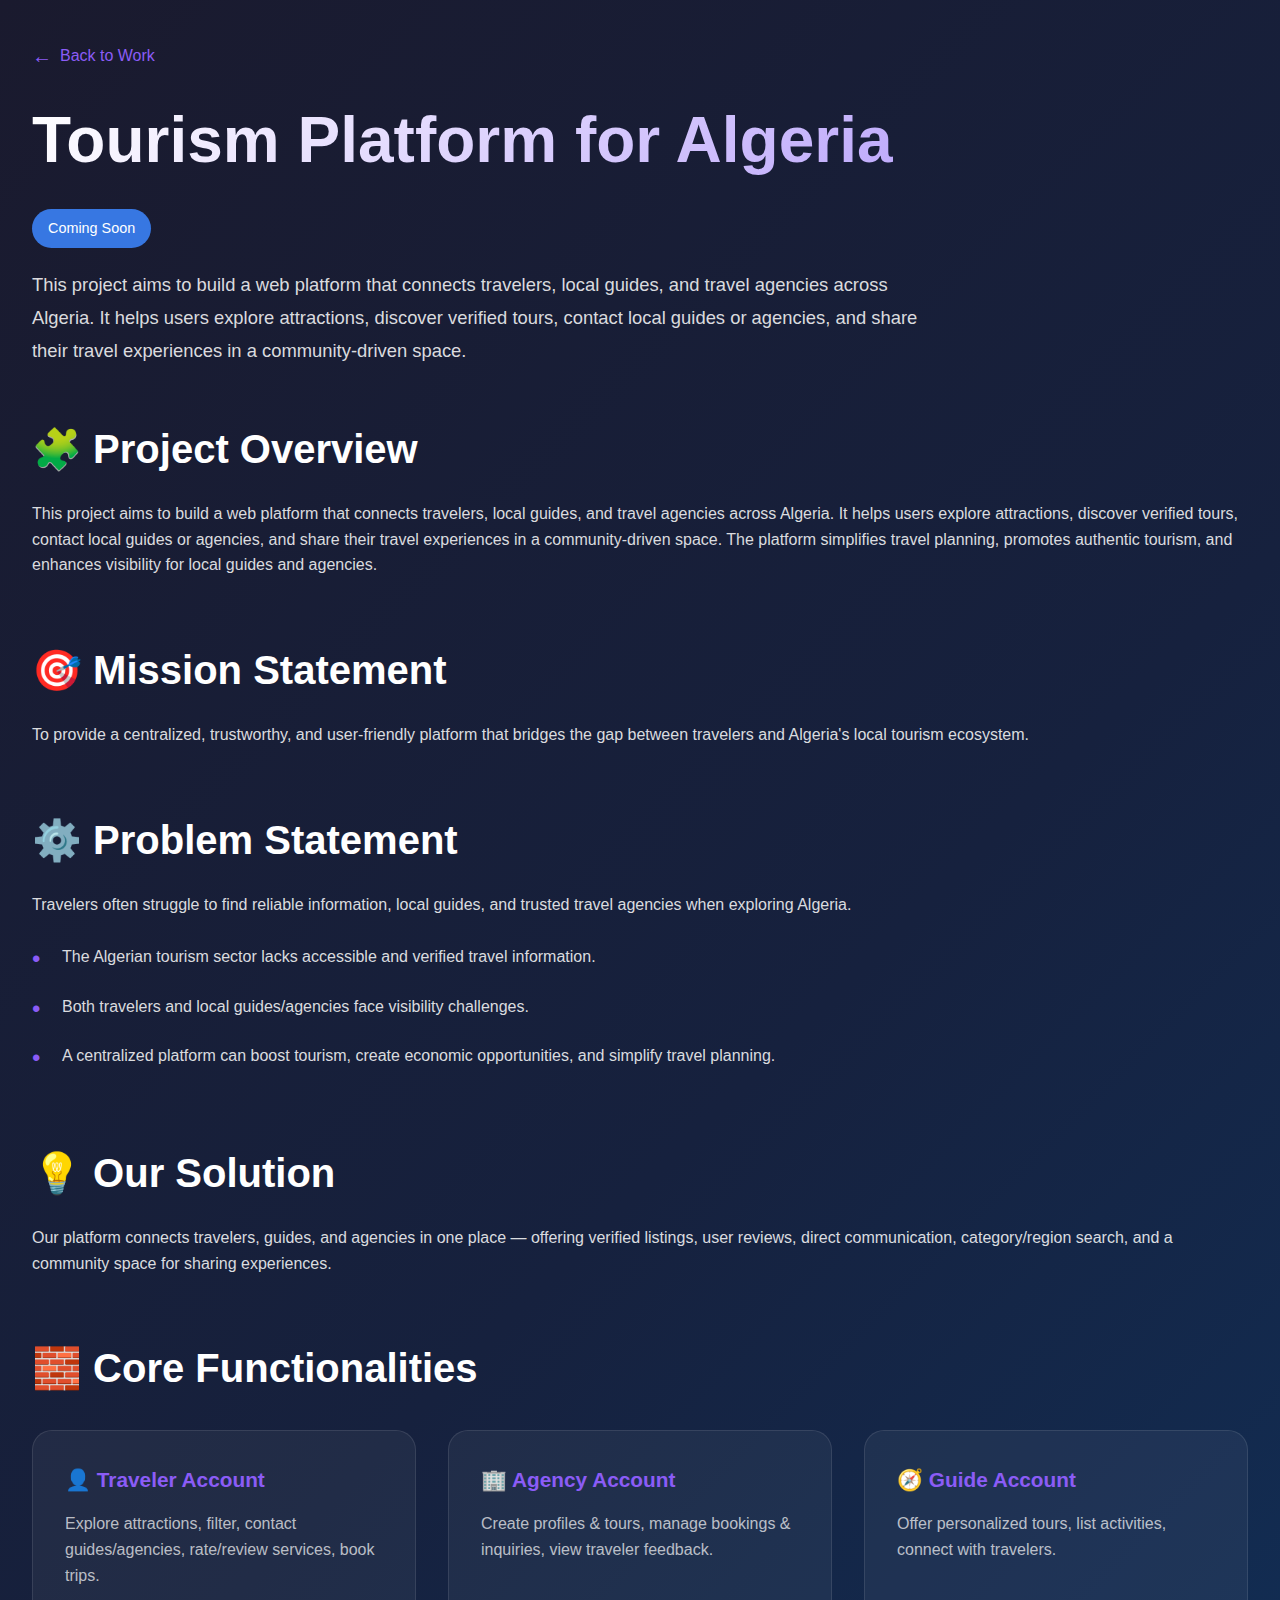
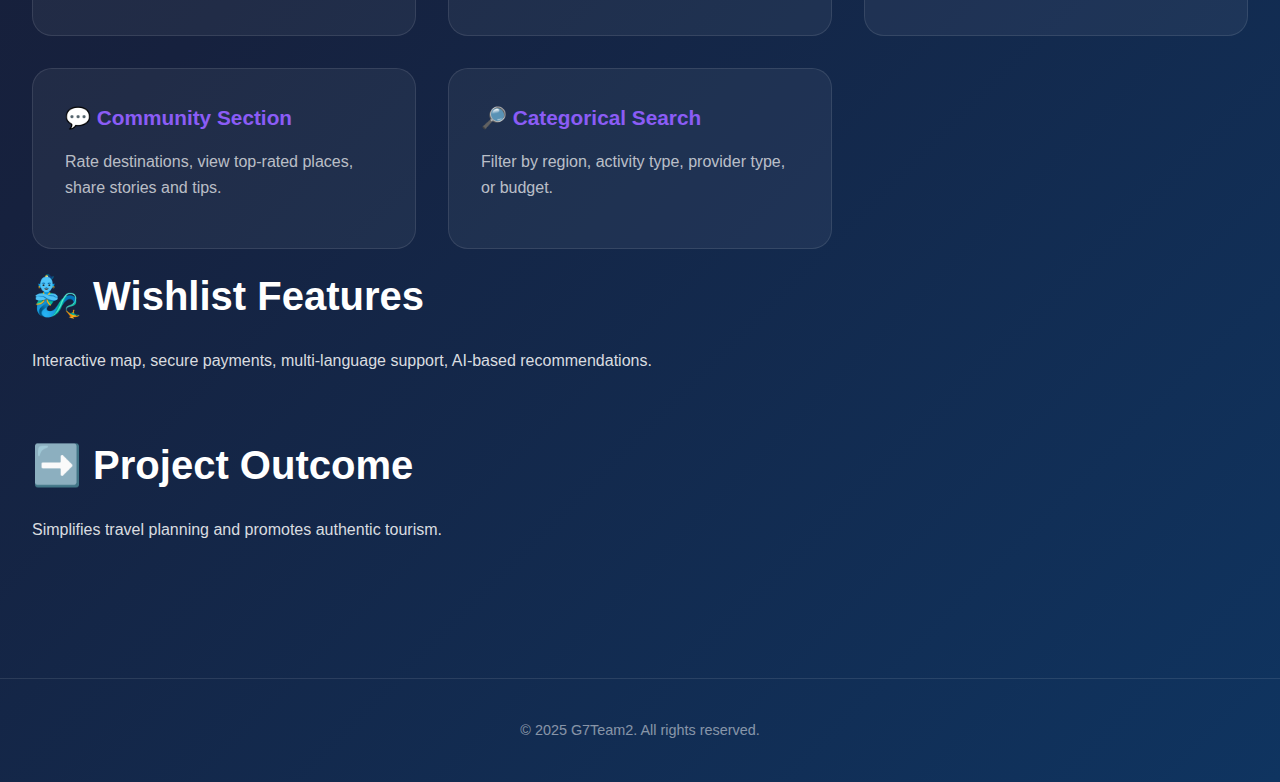
<file: work/tourism.html>
<!DOCTYPE html>
<html lang="en">
<head>
    <meta charset="UTF-8">
    <meta name="viewport" content="width=device-width, initial-scale=1.0">
    <title>Tourism Platform for Algeria - G7Team2</title>
    <link rel="stylesheet" href="../assets/css/work.css">
</head>
<body>
    <div class="container">
        <a href="../index.html" class="back-link">Back to Work</a>
        
        <h1>Tourism Platform for Algeria</h1>

        <div class="status-badge">Coming Soon</div>
        
        <p class="intro">This project aims to build a web platform that connects travelers, local guides, and travel agencies across Algeria. It helps users explore attractions, discover verified tours, contact local guides or agencies, and share their travel experiences in a community-driven space.</p>

        <section class="section">
            <h2>🧩 Project Overview</h2>
            <p>This project aims to build a web platform that connects travelers, local guides, and travel agencies across Algeria. It helps users explore attractions, discover verified tours, contact local guides or agencies, and share their travel experiences in a community-driven space. The platform simplifies travel planning, promotes authentic tourism, and enhances visibility for local guides and agencies.</p>
        </section>

        <section class="section">
            <h2>🎯 Mission Statement</h2>
            <p>To provide a centralized, trustworthy, and user-friendly platform that bridges the gap between travelers and Algeria's local tourism ecosystem.</p>
        </section>

        <section class="section">
            <h2>⚙️ Problem Statement</h2>
            <p>Travelers often struggle to find reliable information, local guides, and trusted travel agencies when exploring Algeria.</p>
            <ul>
                <li>The Algerian tourism sector lacks accessible and verified travel information.</li>
                <li>Both travelers and local guides/agencies face visibility challenges.</li>
                <li>A centralized platform can boost tourism, create economic opportunities, and simplify travel planning.</li>
            </ul>
        </section>

        <section class="section">
            <h2>💡 Our Solution</h2>
            <p>Our platform connects travelers, guides, and agencies in one place — offering verified listings, user reviews, direct communication, category/region search, and a community space for sharing experiences.</p>
        </section>

        <section class="section">
            <h2>🧱 Core Functionalities</h2>
            <div class="feature-grid">
                <div class="feature-card">
                    <h3>👤 Traveler Account</h3>
                    <p>Explore attractions, filter, contact guides/agencies, rate/review services, book trips.</p>
                </div>
                <div class="feature-card">
                    <h3>🏢 Agency Account</h3>
                    <p>Create profiles & tours, manage bookings & inquiries, view traveler feedback.</p>
                </div>
                <div class="feature-card">
                    <h3>🧭 Guide Account</h3>
                    <p>Offer personalized tours, list activities, connect with travelers.</p>
                </div>
                <div class="feature-card">
                    <h3>💬 Community Section</h3>
                    <p>Rate destinations, view top-rated places, share stories and tips.</p>
                </div>
                <div class="feature-card">
                    <h3>🔎 Categorical Search</h3>
                    <p>Filter by region, activity type, provider type, or budget.</p>
                </div>
            </div>
            
            <h3 class="subsection-title"><h2>🧞‍♂️ Wishlist Features</h2></h3>
            <p class="subsection-text">Interactive map, secure payments, multi-language support, AI-based recommendations.</p>
        </section>

        <section class="outcome-section">
            <div class="outcome-content">
                <h2>➡️ Project Outcome</h2>
                <p>Simplifies travel planning and promotes authentic tourism.</p>
            </div>
        </section>
    </div>

    <footer>
        © 2025 G7Team2. All rights reserved.
    </footer>
</body>
</html>
</file>
<file: assets/css/team-member.css>
* {
  margin: 0;
  padding: 0;
  box-sizing: border-box;
}

body {
  font-family: "Poppins", sans-serif;
  background-color: #140b2d;
  color: #f5f5f7;
  line-height: 1.6;
}

.navbar {
  display: flex;
  justify-content: space-between;
  align-items: center;
  padding: 1.2rem 4rem;
  background-color: #140b2d;
  border-bottom: 1px solid #272245;
  position: fixed;
  width: 100%;
  top: 0;
  z-index: 50;
}

.navbar .brand {
  font-size: 1.5rem;
  font-weight: 600;
}

.navbar nav a {
  color: #b3b3cc;
  margin-left: 1.5rem;
  text-decoration: none;
  font-size: 1rem;
}

.navbar nav a:hover,
.navbar nav .active {
  color: #38bdf8;
}

.container {
  max-width: 1200px;
  margin: 8rem auto 4rem;
  padding: 0 2rem;
}

.back-link {
  color: #38bdf8;
  text-decoration: none;
  display: inline-block;
  margin-bottom: 2rem;
  font-weight: 500;
}

.profile {
  display: grid;
  grid-template-columns: 300px 1fr;
  gap: 3rem;
  margin-bottom: 3rem;
  background: #1b123a;
  border: 1px solid #2b2350;
  border-radius: 12px;
  padding: 2rem;
}

.profile-image img {
  width: 100%;
  border-radius: 12px;
  object-fit: cover;
  box-shadow: 0 0 15px rgba(0, 0, 0, 0.4);
}

.profile-info h2 {
  font-size: 2.2rem;
  font-weight: 700;
  margin-bottom: 0.5rem;
  color: #ffffff;
}

.profile-info h3 {
  color: #38bdf8;
  font-size: 1.3rem;
  margin-bottom: 1.2rem;
  font-weight: 500;
}

.profile-info p {
  color: #cfcfe2;
  margin-bottom: 0.8rem;
  line-height: 1.7;
}

.profile-info a {
  color: #60a5fa;
  text-decoration: none;
}

.profile-info a:hover {
  text-decoration: underline;
}

.box {
  background: #1b123a;
  border: 1px solid #2b2350;
  border-radius: 12px;
  padding: 2rem;
  margin-bottom: 2rem;
  transition: border-color 0.3s ease;
}

.box:hover {
  border-color: #38bdf8;
}

.box h2 {
  font-size: 1.8rem;
  font-weight: 600;
  margin-bottom: 1.5rem;
  color: #ffffff;
  border-bottom: 2px solid #38bdf8;
  padding-bottom: 0.5rem;
}

.box h3 {
  font-size: 1.2rem;
  font-weight: 600;
  margin-top: 1.5rem;
  margin-bottom: 0.8rem;
  color: #38bdf8;
}

.box p {
  color: #cfcfe2;
  margin-bottom: 1rem;
  line-height: 1.7;
}

.box ul {
  list-style: none;
  padding-left: 0;
}

.box ul li {
  color: #cfcfe2;
  margin-bottom: 0.8rem;
  padding-left: 1.5rem;
  position: relative;
  line-height: 1.7;
}

.box ul li:before {
  content: "▸";
  position: absolute;
  left: 0;
  color: #38bdf8;
  font-weight: bold;
}

/* Skills */
.skill-list {
  display: flex;
  flex-wrap: wrap;
  gap: 0.7rem;
  margin-bottom: 1rem;
}

.skill-list span {
  background: #1f153d;
  padding: 0.5rem 1rem;
  border-radius: 8px;
  color: #cfcfe2;
  font-size: 0.9rem;
  border: 1px solid #2b2350;
  transition: all 0.3s ease;
}

.skill-list span:hover {
  border-color: #38bdf8;
  background: #251b45;
}

.project-item {
  background: #1f153d;
  border: 1px solid #2b2350;
  border-radius: 8px;
  padding: 1.5rem;
  margin-bottom: 1.5rem;
}

.project-item:last-child {
  margin-bottom: 0;
}

.project-item h3 {
  margin-top: 0;
}

/* Footer */
.footer {
  text-align: center;
  padding: 2rem 0;
  border-top: 1px solid #2b2350;
  color: #8c8ca6;
  font-size: 0.9rem;
  margin-top: 3rem;
}

/* Responsive */
@media (max-width: 768px) {
  .navbar {
    padding: 1rem 1.5rem;
    flex-direction: column;
    gap: 1rem;
  }
  
  .navbar nav a {
    margin-left: 1rem;
  }
  
  .profile {
    grid-template-columns: 1fr;
    gap: 2rem;
  }
  
  .container {
    padding: 0 1rem;
    margin-top: 10rem;
  }
  
  .box {
    padding: 1.5rem;
  }
}
</file>
<file: assets/css/style.css>
/* Reset and Base Styles */
* {
    margin: 0;
    padding: 0;
    box-sizing: border-box;
}

body {
    font-family: -apple-system, BlinkMacSystemFont, 'Segoe UI', Roboto, Oxygen, Ubuntu, Cantarell, sans-serif;
    background: linear-gradient(135deg, #1a1a2e 0%, #16213e 50%, #0f3460 100%);
    color: #ffffff;
    overflow-x: hidden;
}

.container {
    max-width: 1400px;
    margin: 0 auto;
    padding: 0 2rem;
}

.navbar {
    position: fixed;
    top: 0;
    left: 0;
    right: 0;
    background: rgba(26, 26, 46, 0.95);
    backdrop-filter: blur(10px);
    padding: 1.5rem 0;
    z-index: 1000;
    border-bottom: 1px solid rgba(255, 255, 255, 0.1);
}

.navbar .container {
    display: flex;
    justify-content: space-between;
    align-items: center;
}

.nav-brand {
    font-size: 1.5rem;
    font-weight: 600;
    color: #ffffff;
}

.nav-menu {
    display: flex;
    list-style: none;
    gap: 3rem;
}

.nav-menu a {
    color: rgba(255, 255, 255, 0.8);
    text-decoration: none;
    font-size: 1rem;
    transition: color 0.3s ease;
    font-weight: 400;
}

.nav-menu a:hover {
    color: #ffffff;
}

.hero {
    min-height: 100vh;
    display: flex;
    align-items: center;
    justify-content: center;
    text-align: center;
    padding: 8rem 2rem 4rem;
    position: relative;
    overflow: hidden;
}

.css-particles {
  position: absolute;
  top: 0; left: 0;
  width: 100%; height: 100%;
  pointer-events: none;
  z-index: 1;
  overflow: visible;
}

.dot {
  position: absolute;
  width: 10px;
  height: 10px;
  background: #8b5cf6;
  border-radius: 50%;
  opacity: 0.7;
  animation: float 6s ease-in-out infinite;
  filter: drop-shadow(0 0 5px #a78bfa);
}

.dot:nth-child(1) { top: 20%; left: 15%; animation-delay: 0s; }
.dot:nth-child(2) { top: 35%; left: 40%; animation-delay: 1.1s; }
.dot:nth-child(3) { top: 50%; left: 25%; animation-delay: 2.2s; }
.dot:nth-child(4) { top: 60%; left: 65%; animation-delay: 3.3s; }
.dot:nth-child(5) { top: 30%; left: 75%; animation-delay: 4.4s; }
.dot:nth-child(6) { top: 45%; left: 80%; animation-delay: 5.5s; }
.dot:nth-child(7) { top: 70%; left: 50%; animation-delay: 2.7s; }
.dot:nth-child(8) { top: 75%; left: 20%; animation-delay: 3.7s; }

@keyframes float {
  0%, 100% { transform: translateY(0); opacity: 0.7; }
  50% { transform: translateY(-15px); opacity: 1; }
}


.hero-overlay {
    position: absolute;
    top: 0; left: 0; width: 100%; height: 100%;
    background: rgba(16, 16, 40, 0.38);
    z-index: 2;
    pointer-events: none;
}

.hero-content {
    max-width: 900px;
    position: relative;
    z-index: 3;
}

.hero-title {
    font-size: 4rem;
    font-weight: 700;
    margin-bottom: 1.5rem;
    line-height: 1.2;
    background: linear-gradient(135deg, #ffffff 0%, #a78bfa 100%);
    -webkit-background-clip: text;
    -webkit-text-fill-color: transparent;
    background-clip: text;
    text-fill-color: transparent;
    text-shadow: 0 2px 8px rgba(139, 92, 246, 0.15);
}

.hero-subtitle {
    font-size: 1.25rem;
    color: rgba(255, 255, 255, 0.8);
    margin-bottom: 2.5rem;
    line-height: 1.6;
}

.cta-button {
    display: inline-block;
    padding: 1rem 2.5rem;
    background: linear-gradient(135deg, #8b5cf6 0%, #6d28d9 100%);
    color: #ffffff;
    text-decoration: none;
    border-radius: 50px;
    font-size: 1.1rem;
    font-weight: 500;
    transition: all 0.3s ease;
    box-shadow: 0 10px 30px rgba(139, 92, 246, 0.3);
}

.cta-button:hover {
    transform: translateY(-3px);
    box-shadow: 0 15px 40px rgba(139, 92, 246, 0.5);
}

section {
    padding: 6rem 0;
}

.section-title {
    font-size: 3rem;
    text-align: center;
    margin-bottom: 1rem;
    font-weight: 700;
}

.section-subtitle {
    text-align: center;
    font-size: 1.1rem;
    color: rgba(255, 255, 255, 0.7);
    margin-bottom: 4rem;
}

.work-section {
    background: rgba(0, 0, 0, 0.2);
}

.projects-grid {
    display: grid;
    grid-template-columns: repeat(auto-fit, minmax(400px, 1fr));
    gap: 2rem;
    max-width: 800px;
    margin: 0 auto;
}

.project-card {
    background: rgba(255, 255, 255, 0.05);
    border-radius: 20px;
    overflow: hidden;
    transition: transform 0.3s ease, box-shadow 0.3s ease;
    text-decoration: none;
    color: inherit;
    border: 1px solid rgba(255, 255, 255, 0.1);
}

.project-card:hover {
    transform: translateY(-10px);
    box-shadow: 0 20px 40px rgba(0, 0, 0, 0.3);
}

.project-image {
    position: relative;
    width: 100%;
    height: 300px;
    overflow: hidden;
}

.project-image img {
    width: 100%;
    height: 100%;
    object-fit: cover;
}

.coming-soon-badge {
    position: absolute;
    top: 20px;
    left: 20px;
    background: rgba(59, 130, 246, 0.9);
    color: #ffffff;
    padding: 0.5rem 1rem;
    border-radius: 20px;
    font-size: 0.9rem;
    font-weight: 500;
}

.project-info {
    padding: 2rem;
    background: rgba(0, 0, 0, 0.3);
}

.project-title {
    font-size: 1.5rem;
    margin-bottom: 0.5rem;
    font-weight: 600;
}

.project-description {
    color: rgba(255, 255, 255, 0.7);
    line-height: 1.6;
}

.team-section {
    background: rgba(0, 0, 0, 0.1);
}

.team-grid {
    display: grid;
    grid-template-columns: repeat(auto-fit, minmax(300px, 1fr));
    gap: 2rem;
}

.team-card {
    background: rgba(255, 255, 255, 0.05);
    border-radius: 20px;
    overflow: hidden;
    transition: transform 0.3s ease, box-shadow 0.3s ease;
    text-decoration: none;
    color: inherit;
    border: 1px solid rgba(255, 255, 255, 0.1);
}

.team-card:hover {
    transform: translateY(-10px);
    box-shadow: 0 20px 40px rgba(0, 0, 0, 0.3);
}

.team-image {
    width: 100%;
    height: 350px;
    overflow: hidden;
    background: linear-gradient(135deg, rgba(139, 92, 246, 0.2), rgba(109, 40, 217, 0.2));
}

.team-image img {
    width: 100%;
    height: 100%;
    object-fit: cover;
}

.placeholder-image {
    width: 100%;
    height: 100%;
    background: linear-gradient(135deg, rgba(139, 92, 246, 0.3), rgba(109, 40, 217, 0.3));
}

.team-name {
    padding: 1.5rem;
    font-size: 1.3rem;
    font-weight: 600;
    text-align: center;
    background: rgba(0, 0, 0, 0.3);
}

.about-section {
    background: rgba(0, 0, 0, 0.2);
}

.about-content {
    max-width: 900px;
    margin: 0 auto;
    text-align: center;
}

.about-content p {
    font-size: 1.15rem;
    line-height: 1.8;
    color: rgba(255, 255, 255, 0.85);
}

.highlight {
    color: #8b5cf6;
    font-weight: 600;
}

.contact-section {
    background: rgba(0, 0, 0, 0.3);
    padding-bottom: 4rem;
}

.contact-grid {
    max-width: 600px;
    margin: 0 auto;
}

.contact-info h3 {
    font-size: 1.8rem;
    margin-bottom: 2rem;
    text-align: center;
}

.contact-item {
    display: flex;
    gap: 1.5rem;
    padding: 2rem;
    background: rgba(255, 255, 255, 0.05);
    border-radius: 15px;
    margin-bottom: 1.5rem;
    border: 1px solid rgba(255, 255, 255, 0.1);
    transition: transform 0.3s ease;
}

.contact-item:hover {
    transform: translateX(10px);
}

.contact-icon {
    flex-shrink: 0;
    width: 50px;
    height: 50px;
    background: linear-gradient(135deg, #8b5cf6, #6d28d9);
    border-radius: 12px;
    display: flex;
    align-items: center;
    justify-content: center;
    color: #ffffff;
}

.contact-item h4 {
    font-size: 1.1rem;
    margin-bottom: 0.5rem;
    color: #8b5cf6;
}

.contact-item p {
    color: rgba(255, 255, 255, 0.8);
    font-size: 1rem;
}

@media (max-width: 768px) {
    .nav-menu {
        gap: 1.5rem;
        font-size: 0.9rem;
    }

    .hero-title {
        font-size: 2.5rem;
    }

    .hero-subtitle {
        font-size: 1rem;
    }

    .section-title {
        font-size: 2rem;
    }

    .projects-grid,
    .team-grid {
        grid-template-columns: 1fr;
    }

    .contact-item {
        flex-direction: column;
        text-align: center;
    }

    .contact-icon {
        margin: 0 auto;
    }
}

@media (max-width: 480px) {
    .navbar .container {
        flex-direction: column;
        gap: 1rem;
    }

    .nav-menu {
        flex-wrap: wrap;
        justify-content: center;
        gap: 1rem;
    }

    .hero-title {
        font-size: 2rem;
    }

    .cta-button {
        padding: 0.8rem 1.8rem;
        font-size: 1rem;
    }
}

.project-card:hover,
.team-card:hover {
    transform: translateY(-10px) scale(1.03);
    box-shadow: 0 20px 40px rgba(0, 0, 0, 0.4);
    border-color: #ffffff;
    transition: transform 0.6s ease, box-shadow 0.6s ease, border-color 0.6s ease;
}

.project-card, .team-card {
    opacity: 0.9;
    transform: translateY(20px);
    transition: opacity 0.6s ease, transform 0.6s ease, box-shadow 0.6s ease, border-color 0.6s ease;
}

.project-card:hover, .team-card:hover {
    opacity: 1;
    transform: translateY(0) scale(1.03);
    border-color: #ffffff;
}
</file>
<file: assets/css/work.css>
/* Reset and Base Styles */
* {
    margin: 0;
    padding: 0;
    box-sizing: border-box;
}

body {
    font-family: -apple-system, BlinkMacSystemFont, 'Segoe UI', Roboto, Oxygen, Ubuntu, Cantarell, sans-serif;
    background: linear-gradient(135deg, #1a1a2e 0%, #16213e 50%, #0f3460 100%);
    color: #ffffff;
    line-height: 1.6;
    min-height: 100vh;
    overflow-x: hidden;
}

.container {
    max-width: 1400px;
    margin: 0 auto;
    padding: 40px 2rem;
}

/* Back Link */
.back-link {
    display: inline-flex;
    align-items: center;
    color: #8b5cf6;
    text-decoration: none;
    font-size: 16px;
    margin-bottom: 30px;
    transition: all 0.3s ease;
    font-weight: 500;
}

.back-link:hover {
    color: #a78bfa;
    transform: translateX(-5px);
}

.back-link::before {
    content: "←";
    margin-right: 8px;
    font-size: 20px;
}

/* Status Badge */
.status-badge {
    display: inline-block;
    background: rgba(59, 130, 246, 0.9);
    color: #ffffff;
    padding: 0.5rem 1rem;
    border-radius: 20px;
    font-size: 0.9rem;
    font-weight: 500;
    margin-bottom: 20px;
}

/* Typography */
h1 {
    font-size: 4rem;
    font-weight: 700;
    margin-bottom: 30px;
    background: linear-gradient(135deg, #ffffff 0%, #a78bfa 100%);
    -webkit-background-clip: text;
    -webkit-text-fill-color: transparent;
    background-clip: text;
    line-height: 1.2;
}

.intro {
    font-size: 1.15rem;
    color: rgba(255, 255, 255, 0.85);
    margin-bottom: 50px;
    line-height: 1.8;
    max-width: 900px;
}

.section {
    margin-bottom: 60px;
}

h2 {
    font-size: 2.5rem;
    font-weight: 600;
    margin-bottom: 20px;
    color: #ffffff;
    display: flex;
    align-items: center;
    gap: 10px;
}

h3 {
    font-size: 1.3rem;
    font-weight: 600;
    margin-bottom: 15px;
    color: #8b5cf6;
}

p {
    color: rgba(255, 255, 255, 0.85);
    margin-bottom: 15px;
    font-size: 1rem;
    line-height: 1.6;
}

/* Lists */
ul {
    list-style: none;
    margin-left: 0;
}

ul li {
    padding: 12px 0 12px 30px;
    position: relative;
    color: rgba(255, 255, 255, 0.85);
    font-size: 1rem;
    line-height: 1.6;
}

ul li::before {
    content: "•";
    color: #8b5cf6;
    font-size: 24px;
    position: absolute;
    left: 0;
    top: 8px;
}

/* Feature Grid */
.feature-grid {
    display: grid;
    grid-template-columns: repeat(auto-fit, minmax(300px, 1fr));
    gap: 2rem;
    margin-top: 30px;
}

.feature-card {
    background: rgba(255, 255, 255, 0.05);
    border: 1px solid rgba(255, 255, 255, 0.1);
    border-radius: 20px;
    padding: 2rem;
    transition: all 0.3s ease;
}

.feature-card:hover {
    background: rgba(255, 255, 255, 0.08);
    transform: translateY(-10px);
    box-shadow: 0 20px 40px rgba(0, 0, 0, 0.3);
    border-color: rgba(139, 92, 246, 0.3);
}

.feature-card h3 {
    margin-bottom: 15px;
}

.feature-card p {
    font-size: 1rem;
    line-height: 1.6;
    color: rgba(255, 255, 255, 0.7);
}

/* Highlight Box */
.highlight-box {
    background: rgba(139, 92, 246, 0.1);
    border-left: 4px solid #8b5cf6;
    padding: 1.5rem 2rem;
    margin: 30px 0;
    border-radius: 10px;
    border: 1px solid rgba(139, 92, 246, 0.2);
}

.highlight-box h3 {
    color: #a78bfa;
    font-size: 1.3rem;
    margin-bottom: 0.5rem;
}

.highlight-box p {
    color: rgba(255, 255, 255, 0.85);
}

/* Footer */
footer {
    text-align: center;
    padding: 40px 2rem;
    color: rgba(255, 255, 255, 0.5);
    font-size: 0.9rem;
    border-top: 1px solid rgba(255, 255, 255, 0.1);
    margin-top: 80px;
}

/* Responsive Design */
@media (max-width: 768px) {
    h1 {
        font-size: 2.5rem;
    }

    h2 {
        font-size: 2rem;
    }

    .intro {
        font-size: 1rem;
    }

    .feature-grid {
        grid-template-columns: 1fr;
        gap: 1.5rem;
    }

    .container {
        padding: 40px 1rem;
    }
}

@media (max-width: 480px) {
    h1 {
        font-size: 2rem;
    }

    h2 {
        font-size: 1.5rem;
    }

    .feature-card {
        padding: 1.5rem;
    }
}
</file>
